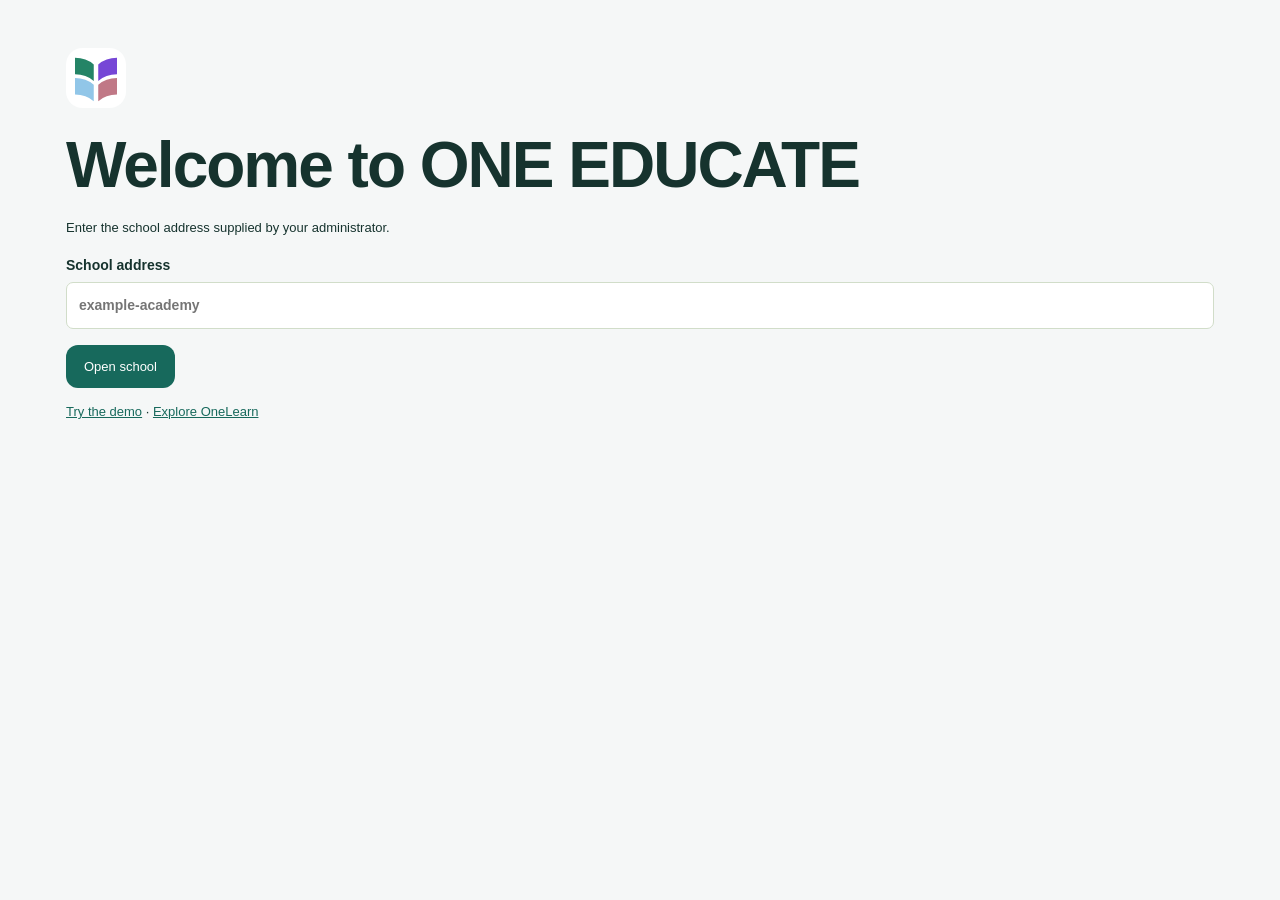
<file: index.html>
<!doctype html><html lang="en-GB"><head><meta charset="utf-8"><meta name="viewport" content="width=device-width,initial-scale=1"><meta name="theme-color" content="#204e36"><title>ONE EDUCATE · School MIS</title><link rel="icon" href="favicon.svg"><link rel="stylesheet" href="styles.css?v=29.0"><link rel="stylesheet" href="hub.css?v=29.0"><link rel="stylesheet" href="platform.css?v=29.0"><link rel="stylesheet" href="manage.css?v=29.0"><link rel="stylesheet" href="integrated.css?v=29.0"><link rel="stylesheet" href="redesign.css?v=29.0"><link rel="stylesheet" href="educate.css?v=29.0"><link rel="stylesheet" href="october.css?v=29.0"><link rel="stylesheet" href="compact-ui.css?v=29.0"></head><body data-entry="app.mjs"><a class="skip" href="#main">Skip to content</a><div id="app"><div class="boot">Loading OneEducation…</div></div><div id="toast" role="status" aria-live="polite"></div><dialog id="modal"></dialog><script src="config.js"></script><script type="module" src="boot.mjs?v=29.0"></script><script type="module" src="alerts.mjs?v=29.0"></script></body></html>
</file>
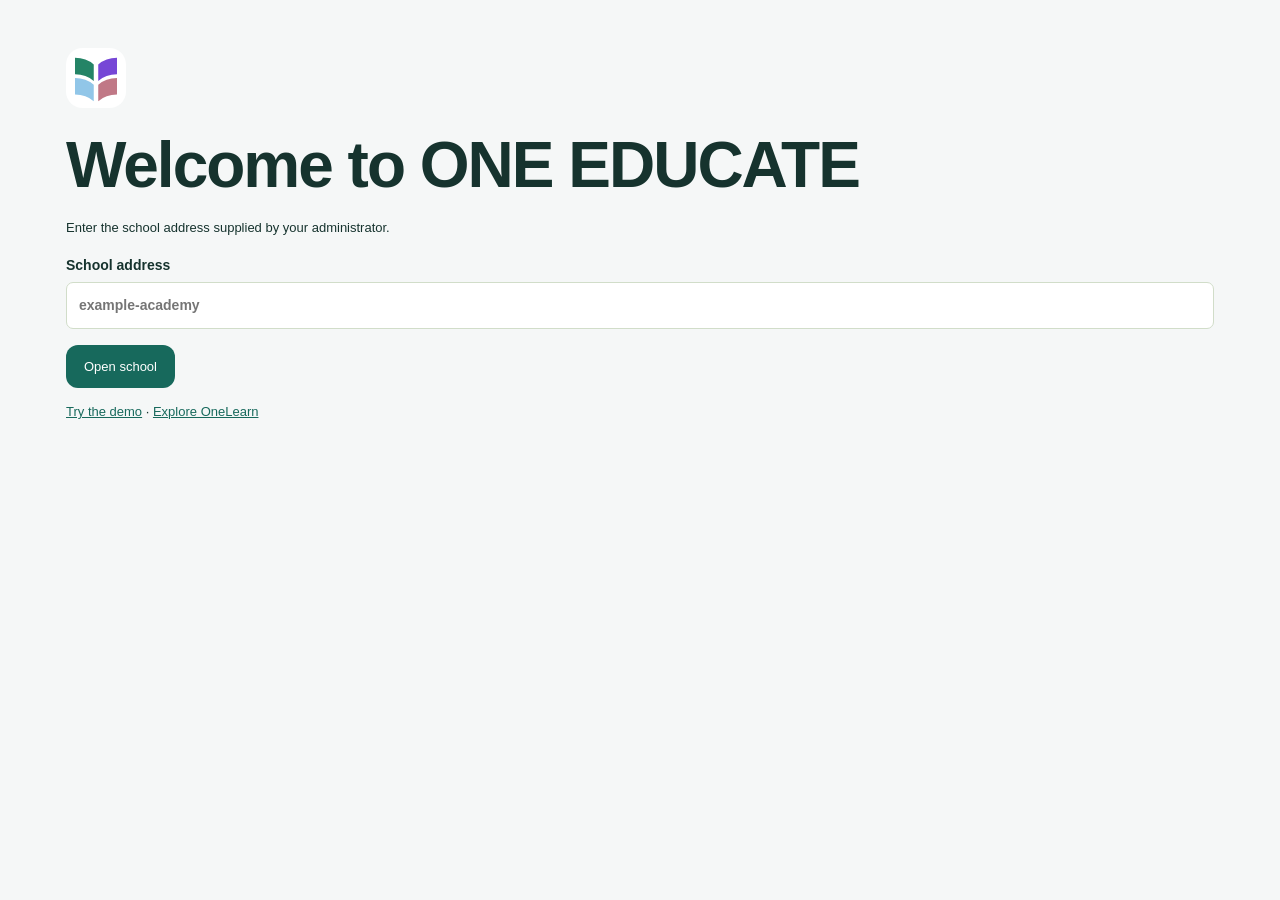
<file: manage.html>
<!doctype html><meta charset="utf-8"><title>OneEducation</title><p>School tools are now in OneEducation.</p><script>const t=location.hash.slice(1)||"policies";location.replace("index.html"+location.search+"#manage-"+t)</script>
</file>
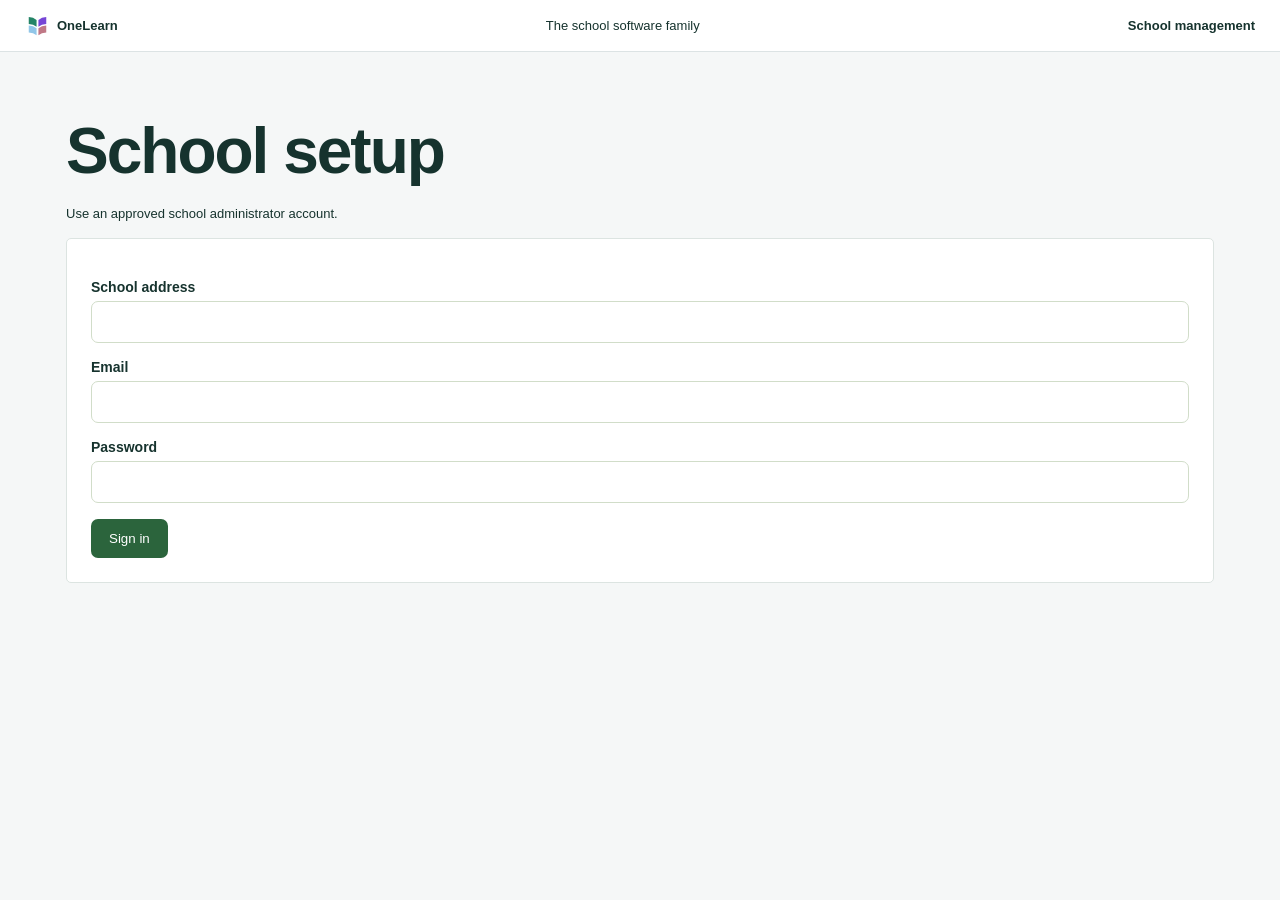
<file: setup.html>
<!doctype html><html lang="en-GB"><head><meta charset="utf-8"><meta name="viewport" content="width=device-width,initial-scale=1"><title>ONE EDUCATE · School setup</title><link rel="icon" href="platform-logo.svg"><link rel="stylesheet" href="platform.css?v=29.0"><link rel="stylesheet" href="redesign.css?v=29.0"><link rel="stylesheet" href="redesign.css?v=29.0"><link rel="stylesheet" href="educate.css?v=29.0"><link rel="stylesheet" href="compact-ui.css?v=29.0"></head><body ><div id="app"></div><script src="config.js"></script><script type="module" src="setup.mjs?v=29.0"></script></body></html>
</file>
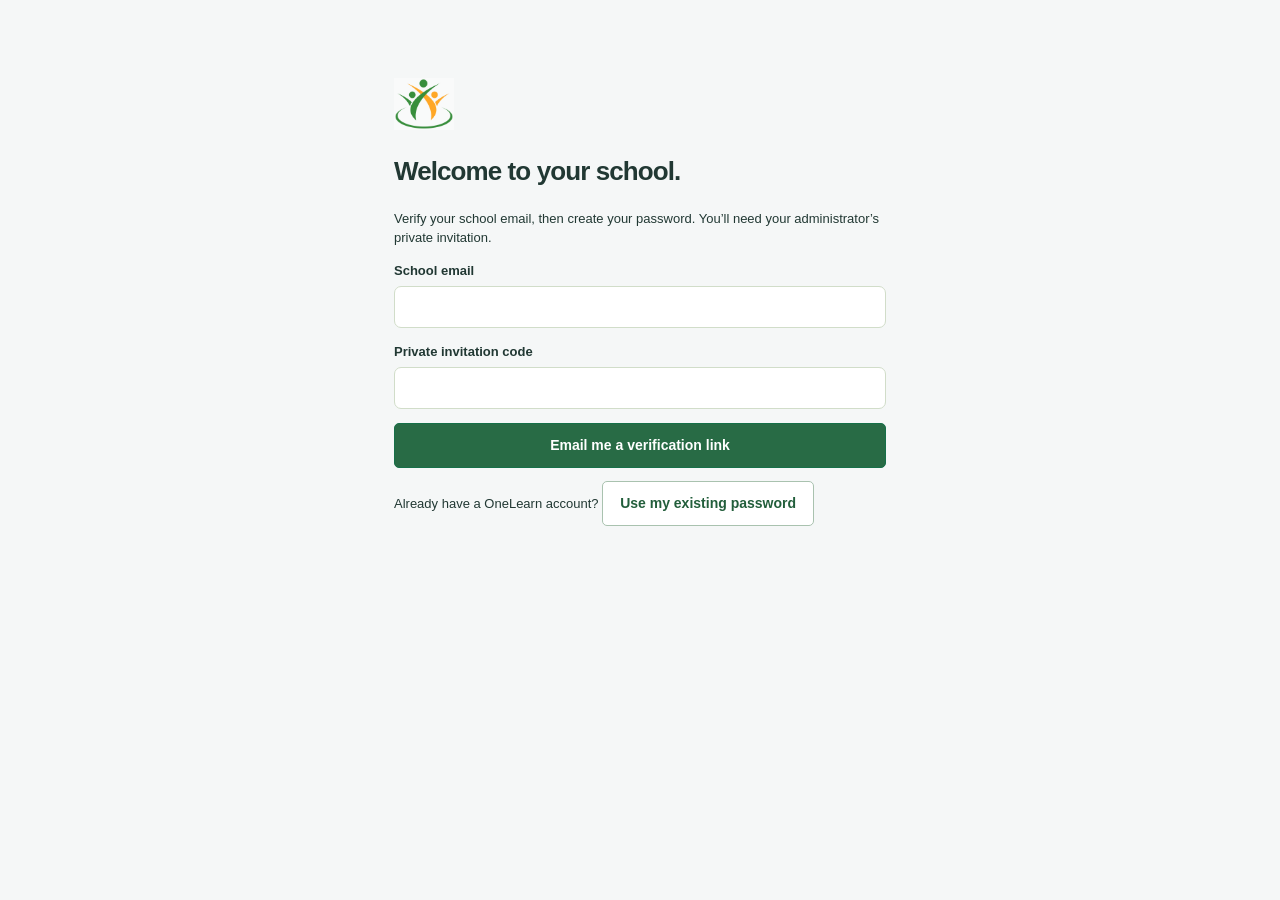
<file: staff-welcome.html>
<!doctype html><html lang="en-GB"><head><meta charset="utf-8"><meta name="viewport" content="width=device-width,initial-scale=1"><title>Set up your OneEducate staff account</title><link rel="icon" href="favicon.svg"><link rel="stylesheet" href="styles.css?v=29.0"><link rel="stylesheet" href="educate.css?v=29.0"><link rel="stylesheet" href="october.css?v=29.0"><link rel="stylesheet" href="compact-ui.css?v=29.0"></head><body><main style="max-width:540px;margin:6vh auto;padding:24px"><a href="index.html"><img src="oneeducate-mark.svg" width="60" alt="OneEducate"></a><h1>Welcome to your school.</h1><p>Verify your school email, then create your password. You’ll need your administrator’s private invitation.</p><div id="welcome"></div><p id="welcome-status" role="status" class="life-error"></p></main><script src="config.js"></script><script type="module" src="staff-welcome.mjs?v=29.0"></script></body></html>
</file>
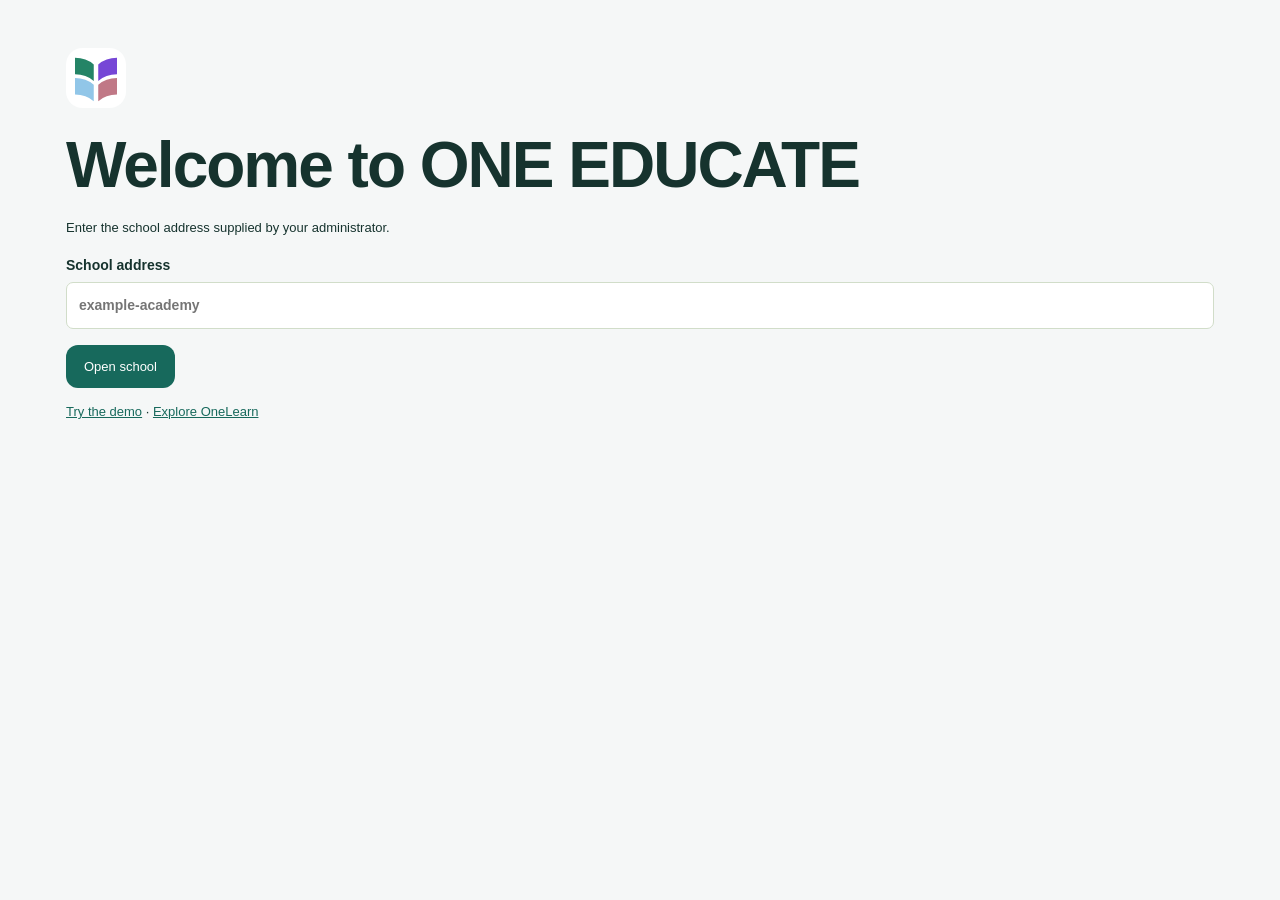
<file: student.html>
<!doctype html><html lang="en-GB"><head><meta charset="utf-8"><meta name="viewport" content="width=device-width,initial-scale=1"><meta name="theme-color" content="#204e36"><title>ONE EDUCATE · Student & family portal</title><link rel="icon" href="favicon.svg"><link rel="stylesheet" href="styles.css?v=29.0"><link rel="stylesheet" href="hub.css?v=29.0"><link rel="stylesheet" href="platform.css?v=29.0"><link rel="stylesheet" href="integrated.css?v=29.0"><link rel="stylesheet" href="redesign.css?v=29.0"><link rel="stylesheet" href="educate.css?v=29.0"><link rel="stylesheet" href="october.css?v=29.0"><link rel="stylesheet" href="compact-ui.css?v=29.0"></head><body data-entry="student-hub.mjs"><div id="app"></div><div id="toast" role="status" aria-live="polite"></div><script src="config.js"></script><script type="module" src="boot.mjs?v=29.0"></script></body></html>
</file>
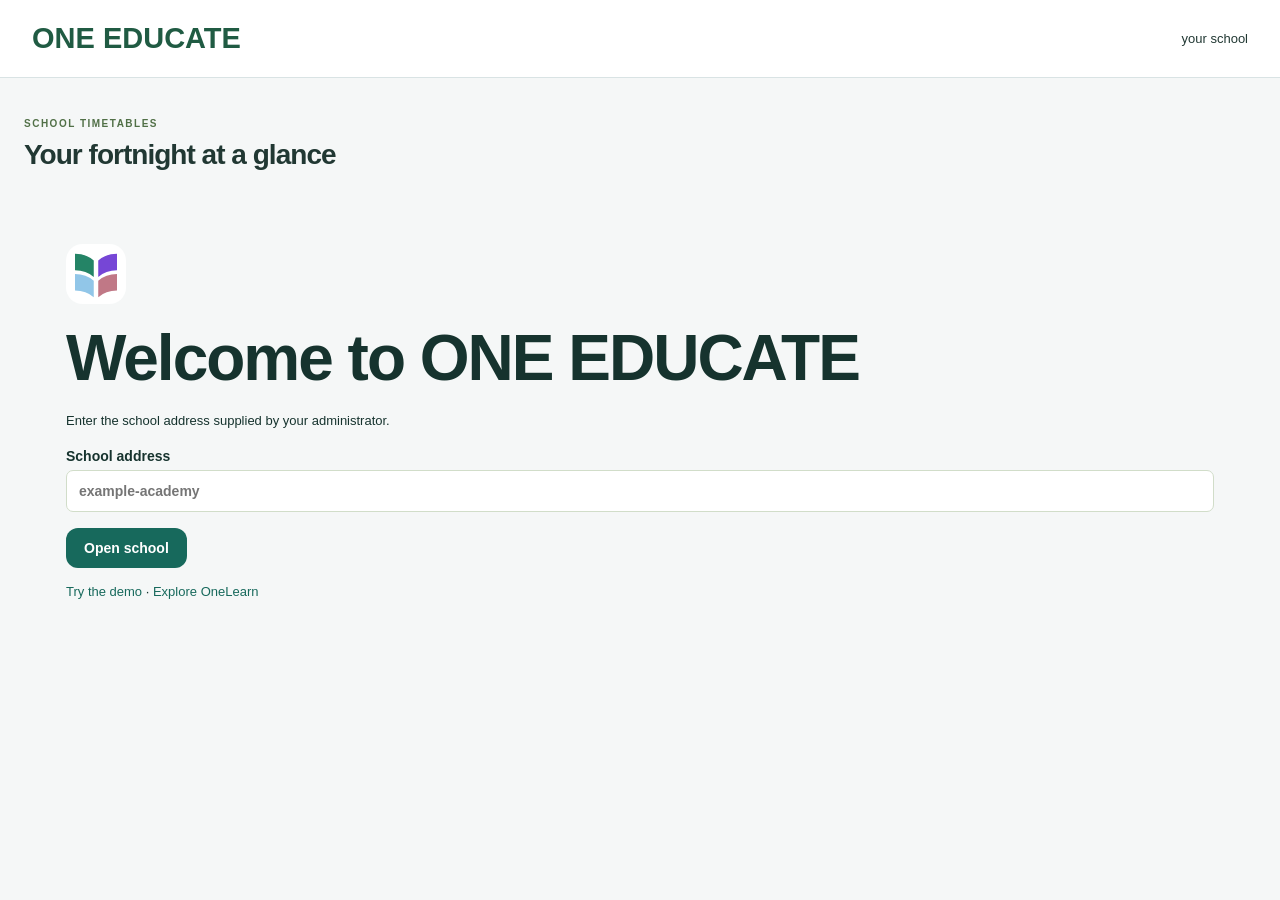
<file: timetable-ab.html>
<!doctype html><html lang="en"><head><meta charset="utf-8"><meta name="viewport" content="width=device-width,initial-scale=1"><title>Timetables · OneEducation</title><link rel="icon" href="favicon.svg"><link rel="stylesheet" href="timetable-ab.css?v=29.0"><link rel="stylesheet" href="platform.css?v=29.0"><link rel="stylesheet" href="redesign.css?v=29.0"><link rel="stylesheet" href="educate.css?v=29.0"><link rel="stylesheet" href="october.css?v=29.0"><link rel="stylesheet" href="compact-ui.css?v=29.0"></head><body data-entry="timetable-ab.mjs"><header><a href="index.html"><strong>ONE EDUCATE</strong></a><span>your school</span></header><main><p class="eyebrow">SCHOOL TIMETABLES</p><h1>Your fortnight at a glance</h1><div id="app"></div><p id="status" role="status"></p></main><script src="config.js"></script><script type="module" src="boot.mjs?v=29.0"></script></body></html>
</file>
<file: styles.css>
:root{--green:#19765f;--green2:#0f5f4b;--mint:#e8f4ef;--ink:#25333b;--muted:#68777f;--line:#dfe5e7;--bg:#f3f5f5;--nav:#23323a;--blue:#397a99;--amber:#d39422;--red:#ba4d52;--shadow:0 8px 28px rgba(31,51,58,.09);font-family:Inter,"Segoe UI",Arial,sans-serif;color:var(--ink);background:var(--bg);font-size:16px;line-height:1.5}*{box-sizing:border-box}body{margin:0;background:var(--bg);color:var(--ink)}button,input,select,textarea{font:inherit}button{cursor:pointer}button:disabled{cursor:not-allowed;opacity:.58}a{color:inherit}.skip{position:fixed;top:-100px;left:10px;background:#fff;padding:12px;z-index:999}.skip:focus{top:10px}:focus-visible{outline:3px solid #f3b93f;outline-offset:2px}.boot{display:grid;place-items:center;min-height:100vh;color:var(--muted)}
.shell{min-height:100vh}.rail{position:fixed;inset:0 auto 0 0;width:238px;background:var(--nav);color:#dce5e8;display:flex;flex-direction:column;z-index:30;transition:.2s}.logo{height:76px;display:flex;align-items:center;padding:0 23px;text-decoration:none;border-bottom:1px solid #ffffff13;position:relative}.logo>span,.big-logo>span{width:31px;height:31px;border:7px solid #fff;border-radius:50%;margin-right:9px;position:relative}.logo>span:after,.big-logo>span:after{content:"";position:absolute;width:9px;height:9px;background:#74c4a3;border-radius:50%;right:-9px;top:-8px}.logo strong,.big-logo strong{font-size:25px;letter-spacing:-.07em;color:#fff}.logo small,.big-logo small{font-size:12px;color:#90a8b0;margin:7px 0 0 5px}.rail nav{padding:14px 10px;overflow-y:auto;flex:1}.rail nav a{display:flex;align-items:center;gap:13px;padding:11px 14px;margin:3px 0;border-radius:6px;color:#cbd6d9;text-decoration:none;font-size:14px}.rail nav a:hover{background:#ffffff10}.rail nav a.active{background:var(--green);color:#fff}.rail nav b{font-size:17px;width:19px;text-align:center;font-weight:500}.rail>button{height:48px;border:0;border-top:1px solid #ffffff14;background:transparent;color:#9fb0b5;font-size:25px}.workspace{margin-left:238px;min-height:100vh;padding-bottom:68px;transition:.2s}.topbar{height:76px;background:#fff;border-bottom:1px solid var(--line);display:flex;align-items:center;padding:0 27px;gap:25px;position:sticky;top:0;z-index:25}.school-switch strong{display:block;font-size:15px}.school-switch span{display:block;font-size:12px;color:var(--muted)}.global-search{margin:auto;width:min(450px,40vw);height:42px;background:#f3f5f5;border:1px solid #e4e9ea;border-radius:5px;display:flex;align-items:center;padding:0 13px;position:relative}.global-search>span{font-size:20px;color:#78878d}.global-search input{width:100%;border:0;background:transparent;outline:0;padding:10px;font-size:14px}.global-search #searchResults{display:none;position:absolute;top:47px;left:0;right:0;background:#fff;border:1px solid var(--line);box-shadow:var(--shadow);border-radius:7px;padding:7px;max-height:430px;overflow:auto}.global-search #searchResults.open{display:block}.global-search #searchResults button{display:flex;width:100%;align-items:center;gap:10px;border:0;background:#fff;padding:9px;border-radius:5px;text-align:left}.global-search #searchResults button:hover{background:var(--mint)}.global-search #searchResults strong,.global-search #searchResults small{display:block}.global-search #searchResults small{color:var(--muted)}.top-actions{display:flex;align-items:center;gap:14px}.top-actions>button{background:#fff;border:0;font-size:21px;position:relative}.top-actions i{position:absolute;top:-7px;right:-7px;background:var(--red);color:#fff;border-radius:999px;font-style:normal;font-size:10px;min-width:17px;padding:2px}.user{display:flex;align-items:center;gap:9px}.user>span,.avatar{width:36px;height:36px;display:grid;place-items:center;border-radius:50%;background:#d6ebe3;color:var(--green2);font-weight:700;font-size:13px;flex:none}.user strong,.user small{display:block;max-width:190px;overflow:hidden;text-overflow:ellipsis}.user strong{font-size:13px}.user small{color:var(--muted);font-size:11px;text-transform:capitalize}.mobile-menu{display:none;background:#fff;border:0;font-size:22px}main#main{padding:28px;max-width:1600px;margin:auto}.page-head{display:flex;align-items:flex-end;justify-content:space-between;gap:20px;margin:0 0 25px}.page-head p,.eyebrow,.card-head p{font-size:11px;letter-spacing:.12em;color:var(--green);font-weight:800;margin:0 0 5px}.page-head h1{font-size:30px;letter-spacing:-.035em;margin:0;line-height:1.2}.page-head>div>span{display:block;color:var(--muted);font-size:14px;margin-top:6px}.page-actions{display:flex;gap:9px;align-items:center}.page-actions input{padding:9px;border:1px solid var(--line);border-radius:5px;background:#fff}.btn{border:1px solid #cbd6d8;background:#fff;border-radius:5px;padding:9px 15px;font-weight:650;font-size:14px;color:#314148}.btn.primary{border-color:var(--green);background:var(--green);color:#fff}.btn.primary:hover{background:var(--green2)}.btn.soft{background:#fff}.btn.soft:hover{background:#edf3f1}.savebar{height:58px;position:fixed;bottom:0;right:0;left:238px;background:#fff;border-top:1px solid var(--line);display:flex;align-items:center;justify-content:flex-end;gap:15px;padding:0 27px;z-index:24}.savebar span{font-size:12px;color:var(--muted)}
.nav-small .rail{width:68px}.nav-small .rail .logo strong,.nav-small .rail .logo small,.nav-small .rail nav span{display:none}.nav-small .rail .logo{padding:0 18px}.nav-small .rail .logo>span{width:30px;height:30px;margin:0}.nav-small .workspace{margin-left:68px}.nav-small .savebar{left:68px}.nav-small .rail nav a{justify-content:center;padding:12px}.nav-small .rail>button{transform:rotate(180deg)}
.metrics{display:grid;grid-template-columns:repeat(4,1fr);gap:15px;margin-bottom:18px}.stat{background:#fff;border:1px solid var(--line);border-radius:7px;padding:18px 20px;border-top:3px solid #8aa0a7;min-height:112px}.stat.green{border-top-color:var(--green)}.stat.amber{border-top-color:var(--amber)}.stat>span,.stat>small{display:block;color:var(--muted);font-size:12px}.stat strong{display:block;font-size:27px;letter-spacing:-.04em;margin:8px 0 2px}.dashboard-grid{display:grid;grid-template-columns:minmax(0,1.65fr) minmax(300px,.75fr);gap:18px}.stack{display:flex;flex-direction:column;gap:18px}.card{background:#fff;border:1px solid var(--line);border-radius:7px;padding:22px;box-shadow:0 1px 1px #21313705}.card-head{display:flex;justify-content:space-between;align-items:flex-start;margin-bottom:17px}.card h2,.card-head h2{font-size:20px;margin:0;letter-spacing:-.025em}.tag,.status-chip{display:inline-flex;align-items:center;border-radius:99px;background:#eaf0f1;color:#506168;font-size:11px;font-weight:700;padding:5px 9px;text-transform:uppercase}.tag.green,.status-chip{background:#e2f2eb;color:var(--green2)}.agenda{display:grid;grid-template-columns:65px 1fr auto;align-items:center;gap:16px;padding:12px 8px;border-top:1px solid #edf0f1}.agenda.current{border-left:4px solid var(--green);background:#f3faf7}.agenda time{color:var(--muted);font-size:13px}.agenda strong,.agenda small{display:block}.agenda small{color:var(--muted);font-size:12px}.agenda>b{font-size:10px;text-transform:uppercase;color:var(--green)}.quick>button{border:0;border-top:1px solid #ebeeee;background:#fff;display:flex;align-items:center;width:100%;padding:13px 5px;text-align:left;gap:12px}.quick>button:hover{background:#f6faf8}.quick>button>b,.group-icon,.mini-icon{width:35px;height:35px;display:grid;place-items:center;background:var(--mint);border-radius:4px;color:var(--green2);flex:none}.quick>button strong,.quick>button small{display:block}.quick>button small{font-size:12px;color:var(--muted)}.notices>div:not(.card-head){display:grid;grid-template-columns:auto 1fr auto;gap:9px;padding:12px 0;border-top:1px solid #ebeeee}.notice-dot{width:8px;height:8px;border-radius:50%;background:var(--green);margin-top:7px}.notices p,.notices time{margin:0}.notices strong,.notices small{display:block}.notices small,.notices time{font-size:11px;color:var(--muted)}.closure-banner{background:#fff5dd;border:1px solid #edcf8c;border-left:5px solid var(--amber);padding:14px 17px;border-radius:6px;display:flex;align-items:center;gap:14px;margin-bottom:18px}.closure-banner b{color:#7c5308}.closure-banner span{flex:1}.closure-banner button{border:0;background:transparent;color:#755007;text-decoration:underline}
.table-card{padding:0;overflow:hidden}.filters{display:flex;gap:10px;padding:17px;border-bottom:1px solid var(--line)}input,select,textarea{border:1px solid #cbd5d7;border-radius:5px;padding:10px 11px;background:#fff;color:var(--ink);min-width:0}input:focus,select:focus,textarea:focus{border-color:var(--green);box-shadow:0 0 0 3px #19765f20;outline:0}.filters input{flex:1}.table-scroll{overflow:auto}table{border-collapse:collapse;width:100%;min-width:720px}th{font-size:11px;letter-spacing:.07em;text-transform:uppercase;text-align:left;color:#64747b;background:#f6f8f8;padding:11px 16px;border-bottom:1px solid var(--line)}td{padding:12px 16px;border-bottom:1px solid #edf0f1;font-size:14px}td small,td strong{display:block}td small{font-size:11px;color:var(--muted)}tbody tr:hover{background:#fafcfc}.person-link{border:0;background:transparent;display:flex;align-items:center;gap:10px;text-align:left;padding:0}.person-link strong,.person-link small{display:block}.person-link small{color:var(--muted);font-size:11px}.more{width:30px;height:30px;border-radius:50%;border:1px solid var(--line);background:#fff}.house{font-size:12px}.house.brunel{color:#336aa8}.house.nightingale{color:#13846b}.house.secole{color:#885492}.house.turning{color:#986713}code{font-family:"Cascadia Mono",Consolas,monospace;background:#eff3f3;border-radius:4px;padding:3px 5px;font-size:12px}.secret{display:block;word-break:break-all}.profile-grid{display:grid;grid-template-columns:265px 1fr;gap:18px}.profile-side{text-align:center}.profile-side>.avatar{width:86px;height:86px;margin:5px auto 15px;font-size:25px}.profile-side h2{font-size:21px}.profile-side dl{text-align:left;margin:25px 0}.profile-side dt{font-size:11px;color:var(--muted);text-transform:uppercase;margin-top:13px}.profile-side dd{margin:3px 0;font-weight:600}.profile-side .btn{width:100%}.text-danger{border:0;background:transparent;color:var(--red);margin-top:18px}.lesson{display:grid;grid-template-columns:60px 1fr auto;align-items:center;gap:15px;border-top:1px solid #edf0f1;padding:13px 5px}.lesson time{color:var(--muted);font-size:13px}.lesson strong,.lesson small{display:block}.lesson small{font-size:12px;color:var(--muted)}.lesson.removed{border-left:4px solid var(--red);background:#fff4f4;padding-left:12px}.lesson.exam{border-left:4px solid var(--green);background:#f1faf6;padding-left:12px}.activity{display:flex;align-items:center;gap:12px;border-top:1px solid #edf0f1;padding:12px 3px}.activity>span{width:38px;height:38px;border-radius:50%;display:grid;place-items:center;background:#f7e7e7;color:#9e3339;font-weight:800}.activity>span.reward{background:#ddf1e8;color:var(--green2)}.activity strong,.activity small{display:block}.activity small{font-size:12px;color:var(--muted)}
.choice-grid,.two-col{display:grid;grid-template-columns:1fr 1fr;gap:18px}.group-row{display:flex;align-items:center;width:100%;gap:12px;border:0;border-top:1px solid #edf0f1;background:#fff;padding:12px 5px;text-align:left}.group-row:hover{background:#f7faf9}.group-row span:nth-child(2){flex:1}.group-row strong,.group-row small{display:block}.group-row small{font-size:12px;color:var(--muted)}.register-toolbar{display:flex;align-items:center;justify-content:space-between;margin-bottom:15px}.register-list article{display:grid;grid-template-columns:40px 1fr auto;gap:12px;align-items:center;border-top:1px solid #edf0f1;padding:12px}.register-list article>span strong,.register-list article>span small{display:block}.register-list article>span small{color:var(--muted);font-size:12px}.register-list textarea{grid-column:2/-1;width:100%}.mark-buttons{display:flex;gap:5px}.mark-buttons button{width:33px;height:33px;border-radius:4px;border:1px solid #cbd5d7;background:#fff;font-size:12px;font-weight:800}.mark-buttons button:hover,.mark-buttons button.selected{background:var(--green);color:#fff;border-color:var(--green)}.mark-buttons button[data-mark=absent].selected,.mark-buttons button[data-mark=ill].selected{background:var(--red);border-color:var(--red)}.mark-buttons .note.has-note{background:#fff4d9}.incident{display:flex;gap:15px;align-items:flex-start;border-top:1px solid #edf0f1;padding:14px 0}.incident>div{flex:1}.incident>div>span{font-size:11px;color:var(--red);font-weight:800;text-transform:uppercase}.incident strong{display:block}.incident p{margin:4px 0;color:var(--muted);font-size:13px}.tile-grid{display:grid;grid-template-columns:repeat(3,minmax(0,1fr));gap:17px}.community{background:#fff;border:1px solid var(--line);border-radius:7px;overflow:hidden}.community-art{min-height:110px;background:linear-gradient(135deg,#255d68,#123d4f);padding:22px;color:#fff;display:flex;justify-content:space-between;align-items:flex-start}.community-art span{font-size:28px;font-weight:800}.community-art small{letter-spacing:.12em}.community>div:last-child{padding:19px}.community h2{margin:0;font-size:20px}.community p{color:var(--muted);font-size:13px}.community-summary{display:flex;flex-wrap:wrap;gap:9px;margin-bottom:20px}.community-summary span,.chips span{background:#edf3f1;border-radius:99px;padding:6px 10px;font-size:12px}.community-feed{margin-top:24px}.community-feed article,.feed-item{border-top:1px solid #e5e9ea;padding:15px 0}.community-feed h3,.feed-item strong{display:block;margin:3px 0}.community-feed small,.feed-item small{color:var(--muted);font-size:11px}.community-feed p,.feed-item p{white-space:pre-wrap;margin:5px 0;color:#526269}.chips{display:flex;gap:7px;flex-wrap:wrap}.week-mini{display:grid;grid-template-columns:repeat(5,1fr);gap:8px;margin:20px 0}.week-mini>div{background:#f4f7f7;border-radius:5px;padding:9px;min-height:85px}.week-mini strong,.week-mini span{display:block}.week-mini strong{font-size:12px;color:var(--green)}.week-mini span{font-size:11px;margin-top:7px}.info-panel{background:#edf6f2!important;border-color:#cfe6dc!important}.info-panel ul{padding-left:20px;color:#526269}.info-panel li{margin:9px 0}
.cycle{display:flex;justify-content:space-between;align-items:center;border-top:1px solid #edf0f1;padding:15px 3px}.cycle h3,.cycle p{margin:5px 0}.cycle p{color:var(--muted);font-size:13px}.cycle>div:last-child{text-align:right}.cycle>div:last-child strong,.cycle>div:last-child small{display:block}.cycle button{border:0;background:var(--green);color:#fff;border-radius:4px;padding:6px 10px;margin-top:5px}.exam-row{display:grid;grid-template-columns:115px 1fr auto;gap:14px;align-items:center;border-top:1px solid #edf0f1;padding:13px 2px}.exam-row time,.exam-row time small,.exam-row strong,.exam-row>div small{display:block}.exam-row time{font-size:13px;font-weight:700}.exam-row time small,.exam-row>div small{color:var(--muted);font-size:11px}.campus-map{display:grid;grid-template-columns:1fr 330px;gap:18px}.campus-map>section{background:linear-gradient(145deg,#dcece5,#eaf2f4);border:1px solid #d5e1df;border-radius:7px;padding:25px;min-height:630px}.map-title{display:flex;justify-content:space-between}.map-title span{font-size:12px;color:var(--muted)}.buildings{display:grid;grid-template-columns:repeat(6,1fr);grid-template-rows:repeat(5,90px);gap:14px;margin-top:30px}.building{background:#fff;border:2px solid #aec5bf;border-radius:7px;padding:15px;box-shadow:0 7px 18px #264f4930}.building h2{font-size:15px;margin:0}.building p{font-size:11px;color:var(--muted);margin:4px 0}.building div{display:flex;gap:3px;flex-wrap:wrap}.building div span{font-size:9px;padding:2px 4px;background:#edf3f1}.building.b1{grid-area:1/1/4/3}.building.b2{grid-area:1/3/3/5}.building.b3{grid-area:3/3/6/5}.building.b4{grid-area:1/5/4/7}.building.b5{grid-area:4/1/6/3}.building.b6{grid-area:4/5/6/7}.room-list{max-height:630px;overflow:auto}.room-list>div{display:flex;gap:10px;align-items:center;border-top:1px solid #edf0f1;padding:10px 0}.room-list p{margin:0}.room-list strong,.room-list small{display:block}.room-list small{font-size:11px;color:var(--muted)}.room-code{width:45px;height:34px;display:grid;place-items:center;background:var(--mint);color:var(--green2);font-size:11px;font-weight:800}.status-hero{display:flex;align-items:center;gap:22px;background:#e5f3ec;border:1px solid #c2dfd2;border-radius:7px;padding:27px;margin-bottom:18px}.status-hero.closing{background:#fff5da;border-color:#eed795}.status-hero.closed{background:#fbeaea;border-color:#e8bdbd}.status-hero>span{width:55px;height:55px;display:grid;place-items:center;border-radius:50%;background:var(--green);color:#fff;font-size:26px}.status-hero.closing>span{background:var(--amber)}.status-hero.closed>span{background:var(--red)}.status-hero p{font-size:11px;letter-spacing:.12em;margin:0}.status-hero h2{margin:2px 0;font-size:25px}.status-hero strong{font-size:13px;color:var(--muted)}.closure-row{display:flex;gap:12px;border-top:1px solid #edf0f1;padding:13px}.closure-row>span{width:30px;height:30px;display:grid;place-items:center;background:#fff1cd;color:#80550a;border-radius:50%}.closure-row strong,.closure-row small{display:block}.closure-row small{font-size:11px;color:var(--muted)}.health{display:grid;grid-template-columns:1fr auto;gap:0}.health dt,.health dd{padding:11px 0;border-top:1px solid #edf0f1;margin:0}.health dd{font-weight:700}.audit-card{margin-top:18px}.audit-card #auditList>div{display:grid;grid-template-columns:220px 1fr;border-top:1px solid #edf0f1;padding:10px;font-size:13px}.audit-card time{color:var(--muted)}
dialog{border:0;border-radius:9px;padding:0;width:min(650px,calc(100% - 30px));box-shadow:0 30px 80px #142b3270;color:var(--ink);max-height:90vh}dialog.wide{width:min(960px,calc(100% - 30px))}dialog::backdrop{background:#1d2d3380;backdrop-filter:blur(2px)}.modal-head{height:65px;display:flex;align-items:center;justify-content:space-between;padding:0 22px;border-bottom:1px solid var(--line);position:sticky;top:0;background:#fff;z-index:3}.modal-head h2{font-size:20px}.modal-head button{border:0;background:#f0f3f3;border-radius:50%;font-size:23px;width:35px;height:35px}.modal-body{padding:23px}.modal-body label{display:flex;flex-direction:column;gap:6px;font-size:12px;font-weight:700;margin-bottom:14px}.modal-body input,.modal-body select,.modal-body textarea{width:100%;font-weight:400;font-size:14px}.step-grid{display:grid;grid-template-columns:repeat(3,1fr);gap:12px}.dialog-actions{display:flex;gap:10px;justify-content:flex-end;margin-top:18px}.hint{font-size:12px;color:var(--muted);background:#f3f6f6;padding:12px;border-radius:5px}.error-list,.warning{background:#fff0f0;border-left:4px solid var(--red);padding:13px;color:#743438;font-size:13px}.error-list p{margin:4px}.review{background:#edf6f2;border:1px solid #cee5dc;padding:16px;border-radius:6px;margin-top:15px}.credential-list{max-height:430px;overflow:auto}.credential-list>div,.access-list>div{display:grid;grid-template-columns:40px 1fr auto;gap:10px;align-items:center;border-top:1px solid #edf0f1;padding:10px}.credential-list strong,.credential-list small,.access-list strong,.access-list small{display:block}.credential-list small,.access-list small{font-size:11px;color:var(--muted)}.credential-list code{font-size:10px}.access-list p{margin:0}.access-list button{border:0;background:transparent;color:var(--red)}.empty{text-align:center;padding:28px;color:var(--muted)}.empty>span{font-size:30px}.empty strong{display:block;color:#526269}.empty p{font-size:12px}.form-status{min-height:20px;font-size:12px}.form-status.bad{color:#a2363b}.loading{text-align:center;padding:35px}.check{flex-direction:row!important;align-items:center;margin-top:28px}.check input{width:auto!important}
#toast{position:fixed;bottom:76px;right:25px;z-index:200;background:#25343a;color:#fff;padding:12px 16px;border-radius:6px;box-shadow:var(--shadow);opacity:0;transform:translateY(15px);pointer-events:none;transition:.2s;max-width:400px;font-size:13px}#toast.show{opacity:1;transform:none}#toast.bad{background:#9f373d}
.login-page{min-height:100vh;display:grid;grid-template-columns:1.15fr .85fr;background:#fff}.login-brand{background:linear-gradient(145deg,#263a41,#14272f);color:#fff;padding:70px 8vw;display:flex;flex-direction:column;justify-content:center;position:relative;overflow:hidden}.login-brand:after{content:"";position:absolute;width:500px;height:500px;border:100px solid #ffffff08;border-radius:50%;right:-250px;bottom:-240px}.big-logo{display:flex;align-items:center;margin-bottom:65px}.big-logo>span{width:47px;height:47px;border-width:10px}.big-logo strong{font-size:38px}.big-logo small{font-size:15px}.login-brand h1{font-size:clamp(38px,4.5vw,65px);line-height:1.08;letter-spacing:-.06em;margin:0 0 25px}.login-brand>p{font-size:17px;color:#c6d3d7;max-width:520px}.trust{display:flex;gap:30px;margin-top:60px;font-size:12px;color:#91aaa8}.trust span:before{content:"✓";color:#72c7a3;margin-right:8px}.login-panel{display:flex;flex-direction:column;align-items:center;justify-content:center;padding:45px}.login-card{width:min(410px,100%)}.login-card h2{font-size:29px;letter-spacing:-.04em;margin:7px 0}.login-card>p:not(.eyebrow){color:var(--muted);font-size:14px;margin-bottom:26px}.login-card label{display:flex;flex-direction:column;gap:7px;font-size:12px;font-weight:700;margin:15px 0}.login-card input{padding:13px}.login-card>.btn{width:100%;padding:12px;margin-top:5px}.login-sep{display:flex;align-items:center;gap:10px;color:#8a979b;font-size:11px;margin:20px 0}.login-sep:before,.login-sep:after{content:"";height:1px;background:var(--line);flex:1}.student-entry{display:block;text-align:center;color:var(--green2);font-size:13px;margin-top:18px}.made{color:#96a2a6;margin-top:30px}
.portal-login{min-height:100vh;display:grid;grid-template-columns:1.1fr .9fr;background:#fff}.portal-login>section{background:linear-gradient(145deg,#1d7b63,#0c5545);color:#fff;padding:10vw;display:flex;flex-direction:column;justify-content:center}.portal-login .big-logo{margin-bottom:60px}.portal-login h1{font-size:clamp(40px,5vw,70px);line-height:1;letter-spacing:-.065em;margin:10px 0 25px}.portal-login>section>p:last-child{color:#d7ede5;max-width:500px}.portal-login>form{margin:auto;width:min(390px,calc(100% - 50px))}.portal-login form h2{font-size:27px}.portal-login form label{display:flex;flex-direction:column;gap:7px;font-size:12px;font-weight:700}.portal-login form input{padding:14px;margin-bottom:13px}.portal-login form .btn{width:100%;padding:13px}.portal-login form>a{display:block;text-align:center;color:var(--green2);font-size:13px;margin-top:20px}.portal-shell{min-height:100vh}.portal-shell>header{height:80px;background:var(--nav);color:#fff;padding:0 4vw;display:flex;align-items:center;justify-content:space-between}.portal-shell>header .logo{height:auto;padding:0;border:0}.portal-shell>header>div{display:flex;align-items:center;gap:16px}.portal-shell>header>div strong,.portal-shell>header>div small{display:block}.portal-shell>header>div small{color:#aebfc4;font-size:11px}.portal-shell>header button{background:transparent;color:#d5e0e3;border:0}.portal-shell>nav{height:54px;background:#fff;border-bottom:1px solid var(--line);display:flex;justify-content:center;gap:15px;position:sticky;top:0;z-index:5}.portal-shell>nav button{border:0;border-bottom:3px solid transparent;background:#fff;padding:0 16px}.portal-shell>nav button.active{color:var(--green);border-bottom-color:var(--green);font-weight:700}.portal-shell>main{max-width:1200px;margin:auto;padding:35px 28px}.portal-welcome{background:linear-gradient(135deg,#1d7b63,#3e9880);border-radius:8px;color:#fff;padding:35px;margin-bottom:20px}.portal-welcome p{font-size:12px;letter-spacing:.08em}.portal-welcome h1{font-size:38px;margin:5px 0}.portal-grid{display:grid;grid-template-columns:1.2fr .8fr;gap:18px}.portal-grid .wide{grid-column:1/-1}.portal-classes>div{display:flex;align-items:center;gap:10px;border-top:1px solid #edf0f1;padding:10px 0}.portal-classes>div>span{width:36px;height:36px;display:grid;place-items:center;background:var(--mint);color:var(--green2);font-weight:700}.portal-classes p{margin:0}.portal-classes strong,.portal-classes small{display:block}.portal-classes small{font-size:11px;color:var(--muted)}.student-week{display:grid;grid-template-columns:repeat(5,1fr);gap:13px}.student-week section{min-width:0}.student-week h2{font-size:16px}.student-week .lesson{grid-template-columns:1fr;gap:4px;background:#f4f7f7;border:0;border-left:3px solid var(--green);margin:7px 0;padding:10px}.student-week .lesson>span{justify-self:start}.portal-shell>footer{text-align:center;color:var(--muted);font-size:11px;padding:30px}
@media(max-width:1100px){.metrics{grid-template-columns:1fr 1fr}.tile-grid{grid-template-columns:1fr 1fr}.campus-map{grid-template-columns:1fr}.room-list{max-height:none}.student-week{grid-template-columns:1fr 1fr}.buildings{min-height:500px}.top-actions .user>div{display:none}}
@media(max-width:820px){.rail{transform:translateX(-100%)}.nav-open .rail{transform:none;box-shadow:0 0 0 100vw #1b2a3099}.workspace{margin-left:0}.savebar{left:0}.mobile-menu{display:block}.school-switch{display:none}.global-search{width:auto;flex:1}.topbar{padding:0 16px;gap:9px}.page-head{align-items:flex-start;flex-direction:column}.dashboard-grid,.profile-grid,.choice-grid,.two-col,.portal-grid{grid-template-columns:1fr}.page-actions{width:100%;flex-wrap:wrap}.page-actions .btn{flex:1}.login-page,.portal-login{grid-template-columns:1fr}.login-brand,.portal-login>section{display:none}.login-panel{min-height:100vh}.portal-login>form{padding:50px 0}.step-grid{grid-template-columns:1fr 1fr}.savebar span{display:none}.school-switch+label{margin-left:auto}.audit-card #auditList>div{grid-template-columns:1fr}.building{padding:8px}}
@media(max-width:560px){main#main{padding:19px 13px}.top-actions .user{display:none}.top-actions{gap:4px}.global-search input{font-size:12px}.metrics,.tile-grid,.student-week{grid-template-columns:1fr}.filters{flex-direction:column}.card{padding:17px}.page-head h1{font-size:26px}.register-list article{grid-template-columns:35px 1fr}.mark-buttons{grid-column:1/-1;justify-content:flex-end}.register-list textarea{grid-column:1/-1}.step-grid{grid-template-columns:1fr}.credential-list>div{grid-template-columns:35px 1fr}.credential-list code{grid-column:2}.week-mini{grid-template-columns:1fr 1fr}.exam-row{grid-template-columns:92px 1fr}.exam-row>.tag{grid-column:2;justify-self:start}.campus-map>section{padding:13px}.buildings{grid-template-columns:1fr 1fr;grid-template-rows:none;min-height:0}.building[class]{grid-area:auto;min-height:115px}.modal-body{padding:17px}.portal-shell>header{padding:0 15px}.portal-shell>header .logo small{display:none}.portal-shell>header>div small{display:none}.portal-shell>nav{gap:0;overflow:auto;justify-content:flex-start}.portal-shell>nav button{padding:0 13px;font-size:13px}.portal-shell>main{padding:20px 13px}.portal-welcome{padding:25px}.portal-welcome h1{font-size:32px}}
@media(prefers-reduced-motion:reduce){*,*:before,*:after{transition:none!important;scroll-behavior:auto!important}}
/* OneEducation visual refresh. No scripts, data or behaviour changed. */
:root{--green:#26765f;--green2:#195c49;--mint:#eaf4ef;--ink:#293f39;--muted:#74847d;--line:#e2ebe6;--bg:#f7faf8;--shadow:0 8px 28px #263f3410;font-family:'Segoe UI',Inter,Arial,sans-serif}
.rail{background:#fff;color:var(--ink);border-right:1px solid var(--line)}.rail .logo{border-bottom-color:var(--line)}.rail .logo>span{border-color:var(--green)}.rail .logo strong{color:var(--ink)}.rail .logo small{color:var(--green)}.rail nav{padding:24px 12px}.rail nav a{color:#6d8178;border-radius:13px;padding:12px 15px;margin:5px 0}.rail nav a.active{background:#e4f0e9;color:#25634e;font-weight:700}.rail nav a:hover{background:#f0f6f2;color:#285941}.rail>button{color:#6f8d7d;border-top-color:var(--line)}
.topbar{background:#ffffffed;border-bottom-color:var(--line)}.global-search{border-radius:12px;background:#f4f8f5;border-color:var(--line)}.global-search #searchResults{border-radius:16px}.page-head h1{font-size:34px;letter-spacing:-1.1px}.page-head{margin-bottom:28px}.page-head p,.eyebrow,.card-head p{letter-spacing:1.8px;font-size:10px}.card,.stat{border-radius:21px;border-color:var(--line);box-shadow:none}.stat{padding:23px;border-top-width:1px;min-height:126px}.stat strong{font-size:31px}.stat.green{border-top-color:var(--line)}.stat.amber{border-top-color:#eadcbb}.card h2{letter-spacing:-.5px}.btn{border-radius:12px;padding:11px 17px}.btn.primary{background:var(--green)}input:not([type=checkbox]):not([type=radio]),select,textarea{border-radius:11px}.global-search input{border-radius:0}.table-wrap{border-radius:16px}th{background:#f5f8f6}td,th{border-color:var(--line)}.tag{border-radius:9px}.status-hero{border-radius:23px;padding:30px}.tile-grid>a,.tile-grid>button,.tile-grid>article,.tile-grid>.card{border-radius:20px}.status-chip{border-radius:9px}.save-bar{border-top-color:var(--line);background:#ffffffed}dialog{border-radius:23px;box-shadow:0 20px 90px #233b3433}.dialog-head{border-bottom-color:var(--line)}
.login-brand,.portal-login>section{background:#e5f0e9;color:var(--ink)}.login-brand:after{border-color:#d4e7db}.login-brand>p,.portal-login>section>p{color:#6b8173}.login-brand .big-logo>span,.portal-login .big-logo>span{border-color:var(--green)}.login-brand .big-logo strong,.portal-login .big-logo strong{color:var(--ink)}.login-brand .big-logo small,.portal-login .big-logo small{color:var(--green)}.login-brand h1,.portal-login h1{letter-spacing:-2px}.login-card h2{font-size:33px}.login-brand .eyebrow,.portal-login .eyebrow{color:var(--green)}.login-card input,.portal-login input{background:#fcfefd;border-color:#d7e4dc}.login-panel{background:#fff}.portal-shell>header{background:#fff;color:var(--ink);border-bottom:1px solid var(--line)}.portal-shell>header .big-logo>span,.portal-shell>header .logo>span{border-color:var(--green)}.portal-shell>header .big-logo strong,.portal-shell>header .logo strong{color:var(--ink)}.portal-shell>header .big-logo small,.portal-shell>header .logo small{color:var(--green)}.portal-shell>header button,.portal-shell>header a{color:var(--green2)}.portal-shell>header small{color:var(--muted)}.portal-shell>nav{background:#fff;border-bottom-color:var(--line)}.portal-shell>nav button{border-radius:10px;border-bottom:0;padding:10px 15px;margin:5px 0}.portal-shell>nav button.active{background:#e4f0e9;color:var(--green2)}.lesson{border-radius:14px}.feed-item{border-radius:13px}
body .hub-item,body .hub-response{border-radius:20px}body .hub-note{border-radius:14px;background:#eaf4ee;color:#3b6551}body .hub-switches label{border-radius:14px;border-color:var(--line)}body .hub-pill{border-radius:9px}.portal-banner{border-radius:14px}.campus-map .card{border-radius:23px}
@media(max-width:700px){.page-head h1{font-size:28px}.card{padding:19px}.stat{padding:17px;min-height:112px}.stat strong{font-size:27px}.portal-shell>nav button{padding:8px 11px;font-size:12px}.login-brand h1,.portal-login h1{letter-spacing:-1.3px}}


body[data-entry] .rail{top:52px;height:calc(100vh - 52px)}
</file>
<file: hub.css>
.hub-head{display:flex;align-items:center;justify-content:space-between;gap:20px;margin:28px 0 20px}.hub-head h1{margin:4px 0 8px}.hub-head p{margin:0;color:var(--muted,#647b85)}.hub-grid{display:grid;grid-template-columns:repeat(auto-fit,minmax(290px,1fr));gap:18px}.hub-item{display:flex;flex-direction:column;gap:12px}.hub-item h2{font-size:20px;margin:0}.hub-item p{margin:0;white-space:pre-wrap;line-height:1.6}.hub-item small{color:#5b747d}.hub-item .hub-actions{margin-top:auto}.hub-actions{display:flex;flex-wrap:wrap;gap:8px;align-items:center}.hub-meta{font-size:13px;color:#45656e;display:flex;flex-wrap:wrap;gap:10px}.hub-form{display:grid;gap:18px}.hub-form label{display:grid;gap:7px}.hub-form .check{display:flex;align-items:center;gap:10px}.hub-form textarea{min-height:110px}.hub-form .step-grid{grid-template-columns:repeat(auto-fit,minmax(180px,1fr))}.hub-note{padding:14px 18px;background:#e8f4ef;border-radius:8px;font-size:14px;color:#245647;line-height:1.5;margin:16px 0}.hub-error{color:#a12e35;white-space:pre-wrap}.hub-list{display:grid;gap:12px;margin:15px 0}.hub-response{padding:18px;border:1px solid #d8e3e4;border-radius:10px}.hub-response h3{margin:0 0 6px}.hub-response p{white-space:pre-wrap}.hub-switches{display:grid;grid-template-columns:repeat(auto-fit,minmax(220px,1fr));gap:12px;margin:20px 0}.hub-switches label{display:flex;gap:12px;align-items:center;padding:14px;border:1px solid #d8e3e4;border-radius:9px}.hub-switches select{margin-left:auto;max-width:155px}.hub-filter{display:flex;gap:10px;flex-wrap:wrap;margin-bottom:20px}.hub-filter input{flex:1;min-width:200px}.hub-filter select{max-width:240px}.hub-title-line{display:flex;justify-content:space-between;gap:12px}.hub-pill{font-size:12px;border-radius:20px;padding:5px 10px;background:#edf3f5;color:#355664;white-space:nowrap;align-self:flex-start}.hub-pill.green{background:#e0f3e9;color:#146348}.hub-pill.amber{background:#fff0cc;color:#875a12}.hub-markdown{white-space:pre-wrap;line-height:1.7}.hub-upload{font-size:13px;color:#627983}.hub-links a{display:inline-block;margin-right:15px}.portal-shell nav{flex-wrap:wrap}.hub-print-btn{margin-bottom:16px}#reportPrint{display:none}.rail nav{overflow:auto;max-height:calc(100vh - 135px)}.portal-empty{padding:50px 20px;text-align:center}.portal-banner{padding:13px 20px;background:#fff2d3;color:#755218;border-radius:8px;margin-bottom:18px}@media print{body.printing-report>*{display:none!important}body.printing-report>#reportPrint{display:block!important;padding:25px;color:#111;background:white;font-family:Arial,sans-serif}#reportPrint article{break-inside:avoid;border-bottom:1px solid #ddd;padding:15px 0}#reportPrint footer{margin-top:24px;font-size:12px}}@media(max-width:700px){.hub-head{align-items:flex-start;flex-direction:column}.hub-grid{grid-template-columns:1fr}.hub-switches{grid-template-columns:1fr}}
.portal-shell>nav{height:auto;min-height:54px;flex-wrap:wrap;padding:4px 0;gap:2px 10px}.portal-shell>nav button{min-height:42px}.hub-switches{grid-template-columns:repeat(auto-fit,minmax(240px,1fr))}.hub-switches label{display:grid;gap:9px}.hub-switches select{width:100%;max-width:none;margin:0}.hub-week{min-width:920px;width:100%;table-layout:fixed}.hub-week th:first-child{width:88px}.hub-week td{height:100px;vertical-align:top;white-space:normal}.hub-week strong{display:block;font-size:13px}.hub-week small{display:block;font-size:11px;line-height:1.6;white-space:normal}.hub-week th{font-size:12px}@media(max-width:700px){.portal-shell>header{height:auto;min-height:110px;padding:16px;flex-wrap:wrap;gap:12px}.portal-shell>header>div{width:100%;justify-content:space-between;gap:8px}.portal-shell>nav{overflow:visible}.portal-shell>nav button{min-height:34px}.hub-switches{grid-template-columns:1fr}}
</file>
<file: platform.css>
:root{--ink:#172d36;--muted:#64767c;--accent:#17695c;--line:#dbe5e5;--paper:#f4f7f7;font-family:Inter,Segoe UI,Arial,sans-serif;color:var(--ink)}*{box-sizing:border-box}body{margin:0;background:var(--paper)}.platform-bar{display:flex;align-items:center;justify-content:space-between;gap:16px;min-height:52px;padding:10px 25px;background:white;border-bottom:1px solid var(--line);font:13px Segoe UI,sans-serif;color:var(--ink);position:relative;z-index:10}.platform-bar a{display:flex;align-items:center;gap:7px;color:inherit;text-decoration:none;font-weight:700}.platform-bar span{display:flex;align-items:center;gap:8px}.platform-bar img{width:25px;height:25px;object-fit:contain}.platform-page{max-width:1200px;margin:auto;padding:48px 26px}.platform-page h1{font-size:clamp(34px,5vw,64px);letter-spacing:-2px;line-height:1.05;margin:18px 0}.platform-page h2{font-size:27px;letter-spacing:-.6px}.platform-page p{line-height:1.7}.platform-page a{color:var(--accent)}.platform-page button,.platform-page .button{display:inline-block;background:var(--accent);color:white;border:0;border-radius:12px;padding:12px 18px;font:600 14px inherit;cursor:pointer;text-decoration:none}.platform-page button.secondary{background:#e8eeee;color:var(--ink)}.platform-page button:disabled{opacity:.5;cursor:wait}.platform-page label{display:block;font-size:14px;font-weight:600;margin:16px 0}.platform-page input:not([type=checkbox]),.platform-page textarea,.platform-page select{width:100%;font:inherit;padding:12px;border:1px solid #cbd7d8;border-radius:10px;background:white;color:var(--ink);margin-top:6px}.platform-page textarea{min-height:120px;resize:vertical}.platform-grid{display:grid;grid-template-columns:repeat(2,minmax(0,1fr));gap:22px}.platform-card{padding:28px;background:white;border:1px solid var(--line);border-radius:23px;min-width:0}.platform-card img.mark{width:48px;height:48px}.platform-muted{color:var(--muted)}.platform-actions{display:flex;flex-wrap:wrap;gap:10px;align-items:center}.platform-notice{padding:16px;border-radius:12px;background:#eaf1f7;margin:15px 0;white-space:pre-line}.platform-error{color:#a32a3b;white-space:pre-line}.platform-page table{width:100%;border-collapse:collapse}.platform-page td,.platform-page th{text-align:left;padding:12px;border-bottom:1px solid var(--line);overflow-wrap:anywhere}.platform-page .scroll{overflow:auto}.sales-nav{display:flex;justify-content:space-between;align-items:center;gap:18px;flex-wrap:wrap}.sales-logo{display:flex;align-items:center;gap:10px;font-size:24px;font-weight:800;text-decoration:none;color:var(--ink)!important}.sales-logo img{width:46px}.sales-hero{padding:65px 0;max-width:860px}.sales-hero h1{font-size:clamp(42px,7vw,83px);letter-spacing:-4px}.sales-hero p{font-size:20px;max-width:700px}.eyebrow{font-size:12px;font-weight:750;letter-spacing:2px;text-transform:uppercase}.price{font-size:29px;font-weight:750}.product-visual{height:135px;margin:-4px -4px 24px;border-radius:16px;padding:22px;display:flex;gap:12px;background:var(--tint);overflow:hidden}.product-visual .side{width:24%;border-radius:9px;background:var(--product);opacity:.75}.product-visual .tiles{flex:1;display:grid;grid-template-columns:1fr 1fr;gap:10px}.product-visual .tiles i{background:#ffffffbd;border-radius:10px}.product-label{display:flex;align-items:center;gap:12px}.product-label img{width:36px;height:36px}.builder-layout{display:grid;grid-template-columns:220px 1fr;gap:20px}.builder-page{margin:8px 0;display:block;width:100%;text-align:left}.web-site{--accent:#245b80;background:#fff;min-height:100vh;color:#183342}.web-site header,.web-site main,.web-site footer{max-width:1200px;margin:auto;padding:25px}.web-site header{display:flex;gap:20px;align-items:center;flex-wrap:wrap}.web-site header img{width:65px;height:65px;object-fit:contain}.web-site nav{margin-left:auto;display:flex;gap:18px;flex-wrap:wrap}.web-site a{color:var(--accent)}.web-site .web-hero{border-radius:28px;background:color-mix(in srgb,var(--accent) 12%,white);padding:60px 40px;margin-bottom:25px}.web-site h1{font-size:clamp(36px,6vw,68px);letter-spacing:-2px}.web-site p{white-space:pre-line;line-height:1.8;max-width:850px}.web-section{padding:25px 0;border-bottom:1px solid #e4ebee}.web-section img{max-width:100%;max-height:550px;object-fit:cover;border-radius:18px}.web-site footer{border-top:1px solid #e4ebee;margin-top:50px}.platform-code{font:18px monospace;overflow-wrap:anywhere;padding:20px;border:2px dashed #a2bbb4;border-radius:12px;user-select:all}.sales-footer{margin-top:55px;padding-top:25px;border-top:1px solid var(--line);font-size:13px}.honeypot{position:absolute;left:-10000px}.platform-page small{line-height:1.6}@media(max-width:720px){.platform-grid,.builder-layout{grid-template-columns:1fr}.platform-page{padding:25px 16px}.platform-bar{padding:10px;font-size:11px;gap:8px}.sales-hero{padding:35px 0}.sales-hero h1{letter-spacing:-2px}.platform-card{padding:22px}.platform-page td{min-width:100px}.web-site .web-hero{padding:30px 22px}}
</file>
<file: manage.css>
.manage-tabs{display:flex;flex-wrap:wrap;gap:8px;margin:25px 0}.manage-tabs button{padding:10px 13px;font-size:13px}.platform-grid{margin:20px 0;align-items:start}.platform-card{margin-bottom:16px}.campus-grid,.campus-courtyard{display:grid;grid-template-columns:repeat(3,minmax(0,1fr));gap:20px}.campus-courtyard{padding:45px;border:20px solid #e2eee8;border-radius:40px}.campus-corridor{display:flex;gap:16px;overflow:auto;border-bottom:25px solid #e5edee;padding-bottom:20px}.campus-building{padding:18px;background:#edf4f1;border-radius:15px;min-width:210px}.campus-room{display:block;background:#fff;padding:12px;border-radius:8px;margin:8px 0}.campus-room small{display:block;color:#64767c}.week-grid{table-layout:fixed;min-width:900px}.week-grid th:first-child{width:65px}.week-grid td{vertical-align:top;padding:7px}.lesson-chip{background:#e8f3ed;padding:9px;border-radius:8px;margin:4px 0;font-size:12px}.lesson-chip strong,.lesson-chip small{display:block}#clashes{white-space:pre-line;color:#a02536;margin:18px 0}.alert-item{padding:18px;border:1px solid #e9b2b9;border-left:6px solid #b43045;border-radius:12px;margin:15px 0}.live-emergency{position:fixed;bottom:70px;right:20px;width:350px;max-width:90vw;background:#fff3f3;border:2px solid #b12f45;color:#742134;box-shadow:0 8px 35px #162d3430;border-radius:14px;padding:18px;z-index:9000;font:14px Segoe UI,sans-serif}.live-emergency a{color:#742134;font-weight:700}.live-emergency small{display:block;margin-top:8px}.platform-page select{min-width:90px}@media(max-width:800px){.campus-grid,.campus-courtyard{grid-template-columns:1fr}.campus-courtyard{padding:12px}.manage-tabs{gap:5px}}@media print{.platform-bar,.manage-tabs,.platform-actions button,.platform-grid,.live-emergency{display:none!important}.platform-page{padding:0;max-width:none}.week-grid{min-width:0}.platform-page h1{font-size:22px}.lesson-chip{break-inside:avoid}}
.week-grid th:first-child{width:90px;white-space:nowrap}
</file>
<file: integrated.css>
body,input,select,textarea,button{font-family:'Segoe UI Variable','Segoe UI',Arial,sans-serif!important}h1,h2,h3{font-family:'Segoe UI Variable','Segoe UI',Arial,sans-serif!important;letter-spacing:-.025em}body{font-size:15px}#main-management .platform-card,#main-management .platform-notice{margin-bottom:20px}#main-management h1{font-size:34px}#main-management .platform-grid{display:grid;grid-template-columns:repeat(2,minmax(0,1fr));gap:20px}#main-management{min-width:0}.ops-filters{display:flex;flex-wrap:wrap;align-items:end;gap:15px;margin-bottom:18px}.ops-filters label{min-width:170px;flex:1}.ops-list{max-height:390px;overflow:auto;border:1px solid #e0e9e7;border-radius:12px;margin:16px 0}.ops-list>label{display:flex;gap:12px;align-items:center;padding:12px;border-bottom:1px solid #edf2f1}.ops-list small{display:block;color:#6b7c7c;font-size:12px;margin-top:4px}.ops-list input[type=checkbox],#operations-area input[type=checkbox]{width:auto}.ops-record{padding:17px 0;border-bottom:1px solid #e0e9e7}.ops-record button{margin:10px}.preserve-lines{white-space:pre-wrap}.danger{background:#a52d42!important;color:white!important}.detention{border-left:4px solid #b76334;background:#fff5e9}.out-note{color:#9e4930;background:#fff1e9;padding:5px;border-radius:5px;display:block}.school-locked>.platform-bar,.school-locked>#app,.school-locked>.live-emergency{display:none!important}#lockdown-panel{position:fixed;inset:0;background:#281e2a;color:white;overflow:auto;z-index:10000;padding:30px}.lockdown-card{max-width:900px;margin:auto}.lockdown-card h1{font-size:48px}#lockdown-notice{white-space:pre-wrap;background:#4c2c3a;padding:20px;border-radius:12px}#lockdown-messages{max-height:45vh;overflow:auto;margin:20px 0;background:#342735;padding:15px;border-radius:12px}#lockdown-messages article{border-bottom:1px solid #715169;padding:12px}#lockdown-messages p{white-space:pre-wrap}#lockdown-panel textarea{width:100%;color:#182f31;background:white}#lockdown-panel button{padding:12px 22px;margin-top:12px;border-radius:10px;background:#f2d8b7;color:#321e21}.student-week-tools{display:flex;gap:20px;align-items:end;flex-wrap:wrap}.student-week-tools label{max-width:250px}@media(max-width:760px){#main-management .platform-grid{grid-template-columns:1fr}.ops-filters{display:block}.ops-filters label{margin:12px 0}.ops-list{max-height:320px}}
.workspace,#main,#main-management .platform-card{min-width:0}#main-management .scroll{max-width:100%;overflow:auto}#main-management.platform-page{max-width:none;padding:0;margin:0}#main-management .platform-card input[type=checkbox]{width:auto}.school-locked .skip{display:none}
.workspace{transition:none}body[data-entry] .rail{top:0;height:100vh}.global-search{min-width:0}.global-search input{min-width:0;width:100%}.top-actions{flex-shrink:0}@media(max-width:820px){.topbar{gap:10px}.global-search{flex:1;max-width:100%}}
#operations-area form>label,#detention-area form>label{display:flex;flex-direction:column;gap:7px;margin:14px 0}#operations-area form>label:has(input[type=checkbox]),#detention-area form>label:has(input[type=checkbox]){flex-direction:row;align-items:center}#operations-area form>label input:not([type=checkbox]),#operations-area form>label select,#operations-area form>label textarea,#detention-area form>label input,#detention-area form>label select,#detention-area form>label textarea{width:100%}.ops-filters>label{display:flex;flex-direction:column;gap:7px}.ops-filters>label input,.ops-filters>label select{width:100%}#operations-area>.card,#operations-area>.two-col{margin-bottom:22px}
</file>
<file: redesign.css>
/* OneEducation cyan workspace. Existing feature and permission logic is retained. */
:root{--green:#087f99;--green2:#09677d;--mint:#e5f5fa;--ink:#243e48;--muted:#647984;--line:#dce7ec;--bg:#f4f7fa;--nav:#123d4b;--shadow:0 2px 8px #173d4b05;color-scheme:light}
body,input,select,textarea,button{font-family:'Segoe UI',Arial,sans-serif!important}body{background:var(--bg);color:var(--ink);font-size:14px}h1,h2,h3{letter-spacing:-.025em}button,a,input,select,textarea{touch-action:manipulation}button:focus-visible,a:focus-visible,summary:focus-visible{outline:3px solid #22aacc;outline-offset:3px}input:focus,select:focus,textarea:focus{box-shadow:0 0 0 3px #1386a020;border-color:var(--green)}.btn,button.platform-button{border-radius:7px;padding:9px 14px}.btn.primary,.platform-card button:not(.danger):not(.soft){background:var(--green);color:white}.btn.primary:hover{background:#076b82}.btn.soft{background:#eaf5f9;color:#176479;border-color:#cfe4eb}.btn:disabled{opacity:.65}.card,.stat,body .hub-item,body .hub-response,.platform-card,.campus-map .card{border:1px solid var(--line);border-radius:9px;box-shadow:var(--shadow)}.card{padding:21px}.page-head h1,#main-management h1{font-size:29px;letter-spacing:-.8px}.page-head{margin-bottom:24px}.page-head p,.eyebrow{color:var(--green2);font-size:10px;letter-spacing:1.4px}.page-head>div>span{color:var(--muted);font-size:13px}.card h2{font-size:17px}.tag,.status-chip,body .hub-pill{border-radius:5px;background:#e8f3f8;color:#316475}.tag{font-size:11px;padding:5px 8px}.stat{min-height:110px;padding:20px}.stat strong{font-size:30px;color:var(--green2)}input:not([type=checkbox]):not([type=radio]),select,textarea{border-radius:6px;border-color:#cbdce3;background:#fff}th{background:#f2f7fa;color:#59717c;font-size:10px}td{font-size:13px}.lesson{border-radius:0;padding:16px 2px}.lesson.removed{padding-left:12px}.community-art{background:#e0f2f8;color:#22647b}.hub-note,body .hub-note{background:#eaf5f9;color:#316475;border-radius:7px}.platform-page{color:var(--ink)}.platform-page .platform-button{background:var(--green)}.platform-card h2{font-size:20px}.platform-grid{gap:18px}dialog,dialog.wide{border-radius:12px}.modal-head{background:#f3f8fa}.modal-head h2{font-size:21px}.platform-form input,.platform-form select{padding:10px}.filters{background:white}.status-hero{border-radius:10px}.table-scroll{max-width:100%}.two-col>*{min-width:0}
.suite-header{height:64px;position:fixed;inset:0 0 auto;z-index:30;background:#123d4b;color:#fff;display:flex;align-items:center;gap:20px;padding:0 24px;border-bottom:1px solid #0c3340}.suite-brand{display:flex;align-items:center;gap:10px;color:white;text-decoration:none;white-space:nowrap;font-size:19px;letter-spacing:-.5px;width:205px;flex-shrink:0}.suite-brand img{flex-shrink:0}.suite-name{font-size:12px;color:#d8e9ef;max-width:190px;white-space:nowrap;overflow:hidden;text-overflow:ellipsis}.suite-header .global-search{position:relative;display:flex;align-items:center;margin-left:auto;background:#ffffff12;border:1px solid #ffffff30;border-radius:6px;width:300px;max-width:35vw;height:36px;color:#cde4ec}.suite-header .global-search input{background:transparent;color:white;border:0;font-size:12px;width:100%;padding:8px;outline:0;box-shadow:none}.suite-header .global-search input::placeholder{color:#c2d8e2}.suite-header .global-search>span{padding-left:12px}.global-search #searchResults{top:42px;background:white;color:var(--ink);min-width:300px;border-radius:8px;box-shadow:0 8px 28px #173d4b30}.suite-header>button{background:#ffffff0d;color:#e6f5fa;border:1px solid #ffffff30;border-radius:6px;font-size:12px;padding:8px 10px;white-space:nowrap}.user-badge{background:#dbf2fa;color:#175267;display:grid;place-items:center;width:32px;height:32px;border-radius:50%;font-size:11px;font-weight:700;flex-shrink:0}.suite-header .mobile-menu{display:none}
body[data-entry] .redesign .rail{position:fixed;top:64px;height:calc(100dvh - 64px);width:230px;display:flex;flex-direction:column;background:#fff;border-right:1px solid var(--line);z-index:20;transform:none;box-shadow:none}.rail-intro{padding:24px 20px 16px;border-bottom:1px solid #edf2f5}.rail-intro>span{display:block;font-size:9px;letter-spacing:1.6px;color:#768b96;margin-bottom:6px}.rail-intro>strong{font-size:13px;text-transform:capitalize}.redesign .rail nav{padding:10px 12px;overflow:auto;flex:1}.nav-group{margin:5px 0 12px}.nav-group summary{font-size:11px;font-weight:700;color:#687d87;padding:10px 8px;cursor:pointer;list-style:none;display:flex;justify-content:space-between}.nav-group summary:after{content:'›';font-size:14px}.nav-group[open] summary:after{content:'⌄'}.redesign .rail nav a{display:flex;align-items:center;gap:10px;padding:10px 11px;margin:2px 0;border-radius:6px;color:#526b78;font-size:12px;font-weight:500;text-decoration:none;min-height:36px}.redesign .rail nav a b{width:16px;font-size:14px;font-weight:400;text-align:center;flex-shrink:0}.redesign .rail nav a.active{background:#dbf2fa;color:#075d77;font-weight:700}.redesign .rail nav a:hover{background:#eef7fa;color:#075d77}.rail-status{padding:16px 18px;border-top:1px solid var(--line);display:flex;align-items:center;gap:10px}.rail-status i{width:7px;height:7px;border-radius:50%;background:#27825b;flex-shrink:0}.rail-status i.closed{background:#bc6530}.rail-status strong{display:block;font-size:11px}.rail-status small{font-size:10px;color:var(--muted);display:block;margin-top:5px}.redesign .workspace{margin-left:230px;padding-top:64px;min-height:100vh}.redesign main#main{padding:30px 32px 92px;max-width:1640px;margin:0 auto;min-width:0}.redesign .savebar{left:230px;background:#ffffffed;border-top:1px solid var(--line);height:56px;padding:10px 32px;z-index:19}.savebar>span{font-size:11px;color:#6f818b}.savebar .btn{font-size:11px;padding:7px 12px}.dashboard-title{align-items:center}.dashboard-title h1{margin:5px 0 9px;font-size:30px}.dashboard-title .tag{margin-left:10px}.page-actions>a{display:flex;align-items:center;gap:14px;text-decoration:none;background:white;border:1px solid var(--line);border-radius:6px;padding:10px 13px;font-size:12px;color:#17647c}.page-actions>a:first-child{background:var(--green);border-color:var(--green);color:white}.dash-three{display:grid;grid-template-columns:.9fr 1fr 1.15fr;gap:18px;align-items:stretch}.dash-card{padding:0;overflow:hidden;min-width:0}.dash-card-head{padding:17px 20px;border-bottom:1px solid #e8eff3;display:flex;align-items:center;justify-content:space-between;gap:8px}.dash-card-head h2{font-size:14px;margin:0;font-weight:650}.dash-card-head a,.text-link{color:#0c718c;border:0;background:transparent;font-size:11px;text-decoration:none;padding:0;cursor:pointer}.dash-actions{padding:8px 20px}.dash-actions a,.dash-actions .text-link{display:flex;align-items:center;justify-content:space-between;gap:12px;width:100%;padding:14px 0;border-bottom:1px solid #edf2f5;text-align:left;font-size:12px;color:#365c6e;text-decoration:none}.dash-actions>*:last-child{border-bottom:0}.dash-actions a:hover,.text-link:hover{color:#006783;text-decoration:underline}.dash-item{padding:12px 20px;border-bottom:1px solid #edf2f5}.dash-item:last-child{border-bottom:0}.dash-item strong{font-size:12px;display:block}.dash-item small{display:block;font-size:10px;color:var(--muted);margin-top:5px}.dash-item p{font-size:12px;line-height:1.5;margin:7px 0;color:var(--muted);white-space:pre-wrap;overflow-wrap:anywhere}.dash-three .dash-item p{display:-webkit-box;-webkit-line-clamp:2;-webkit-box-orient:vertical;overflow:hidden}.dash-empty{font-size:12px;color:var(--muted);line-height:1.7;padding:18px 20px;margin:0}.dash-reminder{display:flex;gap:12px;align-items:center;padding:19px 20px;background:#f7fbfd}.dash-reminder strong{font-size:12px}.dash-reminder small{display:block;font-size:10px;color:var(--muted);margin-top:5px}.dash-round{display:grid;place-items:center;width:36px;height:36px;flex-shrink:0;border-radius:9px;background:#dff1f8;color:#15748d;font-size:19px}.dash-section{display:flex;align-items:center;justify-content:space-between;gap:15px;margin:27px 0 15px}.dash-section h2{font-size:17px;margin:0 0 6px}.dash-section p{font-size:11px;color:var(--muted);margin:0}.dash-section label{font-size:11px;color:var(--muted);display:flex;align-items:center;gap:10px}.dash-section select{min-width:125px;font-size:12px;padding:8px}.dash-metrics{display:grid;grid-template-columns:repeat(4,1fr);gap:18px;margin-bottom:22px}.dash-stat{background:white;border:1px solid var(--line);border-radius:8px;padding:19px 20px;min-width:0;position:relative;overflow:hidden}.dash-stat:before{content:'';position:absolute;top:0;left:0;right:0;height:3px;background:#a4d8e9}.dash-stat>span{font-size:12px;display:block;color:#607783}.dash-stat>strong{font-size:32px;display:block;letter-spacing:-1px;color:#12677f;margin:8px 0}.dash-stat>small{display:block;font-size:10px;color:#788b94}.dash-bottom{display:grid;grid-template-columns:2.1fr 1fr;gap:18px;align-items:start}.dash-bottom table{min-width:570px}.dash-bottom th,.dash-bottom td{padding:13px 18px}.table-link{background:none;border:0;color:#21687e;font-weight:650;text-align:left;padding:0;cursor:pointer}.dash-bottom .btn{font-size:11px;padding:7px 10px}.dash-card>.lesson{margin:0 20px}.stack{min-width:0;display:flex;flex-direction:column;gap:18px}
.student-redesign{min-height:100vh;padding-top:64px}.student-rail{position:fixed;top:64px;bottom:0;width:230px;background:white;border-right:1px solid var(--line);overflow:auto}.student-id{text-align:center;padding:28px 15px 20px;border-bottom:1px solid var(--line)}.profile-initials{display:grid;place-items:center;background:#d9eff8;color:#23677e;width:62px;height:62px;font-size:20px;border-radius:50%;margin:0 auto 14px;font-weight:600}.student-id h2{font-size:15px;margin:5px 0}.student-id p{font-size:12px;color:var(--muted);margin:8px 0}.student-id small{display:block;font-size:10px;color:var(--muted);margin-bottom:13px}.student-rail nav{padding:15px 12px}.student-rail nav button{display:flex;align-items:center;justify-content:space-between;gap:12px;width:100%;text-align:left;border:0;background:transparent;border-radius:6px;padding:11px 14px;margin:3px 0;color:#526b78;font-size:12px}.student-rail nav button.active{background:#dbf2fa;color:#075d77;font-weight:700}.student-rail nav button:hover{background:#edf7fb}.rail-help{font-size:11px;line-height:1.8;color:var(--muted);padding:10px 25px}.student-redesign main#main{margin-left:230px;padding:32px;min-height:calc(100vh - 114px)}.student-footer{margin-left:230px;text-align:center;font-size:11px;color:var(--muted);padding:20px}.portal-label{margin-left:auto;color:#c4dde6;font-size:12px}.student-highlight{display:flex;align-items:center;gap:15px;background:#e5f4fa;border:1px solid #cfe7f0;border-radius:8px;padding:16px 20px;margin-bottom:22px}.student-highlight strong{font-size:13px}.student-highlight small{display:block;color:var(--muted);margin-top:5px;font-size:11px}.student-highlight .text-link{margin-left:auto}.student-columns{grid-template-columns:1.5fr 1fr}.portal-date{font-size:12px;color:var(--muted)}.homework-count{display:flex;gap:12px;align-items:center;padding:20px;background:#f7fbfd;color:var(--muted);font-size:12px}.homework-count strong{font-size:34px;color:#12677f}.student-main .page-head{margin-bottom:25px}.student-main .card .lesson:last-child{border-bottom:0}.login-brand,.portal-login>section{background:#e8f5fb;color:var(--ink)}.login-brand:after{border-color:#d6ebf4}.login-brand .big-logo>span,.portal-login .big-logo>span{border-color:var(--green)}.login-brand>p,.portal-login>section>p{color:#587887}.login-brand h1,.portal-login h1{font-size:clamp(35px,4vw,58px)}.login-brand .big-logo strong,.portal-login .big-logo strong{color:#16475b}.login-brand .big-logo small,.portal-login .big-logo small{color:var(--green2)}.trust{color:#386778}.logo>span,.big-logo>span{border-color:var(--green)}
@media(min-width:1700px){.student-main .dash-bottom{max-width:1350px}.dash-three{grid-template-columns:1fr 1fr 1fr}}
@media(max-width:1150px){.suite-name{display:none}.dash-three{grid-template-columns:1fr 1fr}.dash-three>.card:last-child{grid-column:1/-1}.dash-metrics{gap:12px}.dash-bottom{grid-template-columns:1fr}.dash-stat{padding:16px}.redesign main#main{padding:24px 22px 85px}.dashboard-title{align-items:start}.dashboard-title h1{font-size:26px}.dash-card-head{padding:15px 18px}.dash-metrics{grid-template-columns:repeat(2,1fr)}}
@media(max-width:820px){.suite-header{padding:0 14px;gap:12px}.suite-brand{width:auto;font-size:16px}.suite-brand img{width:28px;height:28px}.suite-header .mobile-menu{display:block}.suite-header .global-search{width:auto;max-width:none;flex:1}.suite-header .user-badge{display:none}body[data-entry] .redesign .rail{transform:translateX(-100%);transition:transform .18s}body[data-entry] .redesign.nav-open .rail{transform:none;box-shadow:12px 0 30px #173d4b25}.redesign .workspace{margin-left:0}.redesign .savebar{left:0}.student-rail{position:static;width:auto;display:block;border-bottom:1px solid var(--line)}.student-id{display:none}.student-rail nav{display:flex;overflow:auto;padding:9px 12px}.student-rail nav button{width:auto;white-space:nowrap;margin:0 3px;padding:9px 12px}.student-rail .rail-help{display:none}.student-redesign main#main{margin:0;padding:24px 18px}.student-footer{margin:0}.portal-label{display:none}.student-redesign .suite-header .suite-brand{margin-right:auto}}
@media(max-width:540px){.suite-header{gap:8px}.suite-brand{font-size:14px;gap:6px}.suite-header .global-search{max-width:110px;margin-left:auto}.suite-header .global-search>span{display:none}.suite-header>button{font-size:10px;padding:7px}.suite-header .global-search input{font-size:10px}.global-search #searchResults{position:fixed;left:12px;right:12px;top:62px;width:auto;min-width:0}.dash-three{grid-template-columns:1fr}.dash-three>.card:last-child{grid-column:auto}.redesign main#main{padding:22px 14px 82px}.dashboard-title h1{font-size:25px}.dashboard-title .tag{display:inline-block;margin:8px 0 0 8px}.page-actions{flex-wrap:wrap;margin-top:12px}.page-actions>a{font-size:11px;flex:1}.dash-section{align-items:start;flex-direction:column}.dash-stat>strong{font-size:27px}.dash-stat>small{font-size:10px}.dash-metrics{gap:10px}.dash-stat{padding:15px}.student-highlight{align-items:start;flex-wrap:wrap}.student-highlight .text-link{margin-left:51px}.student-redesign .suite-header .suite-brand{font-size:15px}.portal-date{margin-top:10px}.closure-banner{flex-wrap:wrap}}
@media print{.suite-header,.rail,.student-rail,.savebar,.student-footer{display:none!important}.redesign .workspace,.student-redesign main#main{margin:0!important;padding:0!important}.redesign main#main{padding:0!important}.student-redesign{padding:0}.card,.dash-stat{break-inside:avoid}}
.lesson-chip{background:#e9f5fa;border-left:2px solid #a3d6e8}.campus-building{background:#eaf4f8}.platform-card button{border-radius:7px}.platform-actions button{border-radius:7px}
.suite-header .header-admin{color:white;text-decoration:none;border:1px solid #ffffff50;border-radius:6px;padding:8px 10px;font-size:12px;white-space:nowrap}.header-admin>span{display:none}@media(max-width:540px){.redesign .suite-brand strong{display:none}.suite-header .header-admin{font-size:10px;padding:7px}.suite-header .global-search{min-width:50px;max-width:100px}}
</file>
<file: educate.css>
:root{--green:#285f3c;--green2:#214f37;--mint:#edf5e9;--ink:#20332a;--muted:#65756b;--line:#dfe7db;--bg:#f7f8f3;--nav:#204e36;--shadow:0 2px 6px #183f2604;--amber:#eda118}
body{background:var(--bg);font-size:14px;color:var(--ink)}body,input,select,textarea,button,h1,h2,h3{font-family:'Segoe UI',Arial,sans-serif!important}h1,h2,h3{letter-spacing:-.035em}a{color:var(--green2)}.oe-icon{width:20px;height:20px;display:inline-block;flex:none;vertical-align:middle}.suite-header{height:76px;background:#fff;color:var(--ink);border-bottom:1px solid var(--line);gap:22px;padding:0 24px}.suite-brand{width:220px;color:var(--green2);gap:9px;letter-spacing:0}.suite-brand .educate-mark{width:46px;height:42px;object-fit:contain}.brand-words{display:flex;flex-direction:column;gap:3px}.suite-brand .brand-words strong{font-size:18px;letter-spacing:.1px;line-height:1;color:#bd6900;white-space:nowrap}.brand-words small{font-size:9px;letter-spacing:.05px;color:#396044}.suite-header .global-search{margin-left:15px;margin-right:auto;width:360px;max-width:28vw;color:#6f7b72;background:#f8f9f6;border-color:#dfe5dd;height:38px}.suite-header .global-search>.oe-icon{width:17px;margin-left:12px}.suite-header .global-search input{color:var(--ink);font-size:12px}.suite-header .global-search input::placeholder{color:#6c776f}.suite-name{display:flex;align-items:center;gap:8px;color:#344b3b;max-width:180px;font-size:12px}.suite-name .oe-icon{width:17px}.suite-name span{overflow:hidden;text-overflow:ellipsis}.suite-user{border-left:1px solid var(--line);padding-left:20px;display:flex;align-items:center;gap:9px;min-width:0;max-width:190px}.user-badge{background:#27573a;color:#fff;font-size:11px}.suite-user>span:last-child{min-width:0;display:block}.suite-user strong{font-size:11px;font-weight:600;white-space:nowrap;text-overflow:ellipsis;overflow:hidden;display:block}.suite-user small{display:block;font-size:10px;color:var(--muted);margin-top:3px}.suite-header>button{color:#3c6048;border-color:var(--line);background:white;padding:8px}.suite-header .header-admin{color:#275b39;border-color:#c8dbbf;font-size:11px;background:#f1f7ed;padding:8px 10px}.header-admin .oe-icon{display:none}.suite-header .mobile-menu{display:none}
body[data-entry] .educate .rail{top:76px;height:calc(100dvh - 76px);width:230px;background:#204e36;color:white;border:0}.educate .rail-intro{border-bottom:0;padding:22px 20px 8px}.educate .rail-intro>span{color:#c1d3bd;font-size:9px;letter-spacing:1.2px}.educate .rail nav{padding:6px 12px 20px;max-height:none}.educate .rail nav a{color:#eaf2e8;font-size:12px;gap:11px;padding:12px 13px;border-radius:7px;margin:3px 0;min-height:43px}.educate .rail nav a>.oe-icon{width:18px;height:18px}.educate .rail nav a:hover{background:#ffffff0d;color:#fff}.educate .rail nav a.active{background:#377f42;color:white;box-shadow:none}.educate .rail .nav-favourites{padding-bottom:15px;margin-bottom:13px;border-bottom:1px solid #ffffff1c}.educate .nav-group{margin:0 0 5px}.educate .nav-group summary{color:#c9d9c4;font-size:10px;font-weight:500;letter-spacing:.2px;padding:12px 10px}.educate .nav-group summary .oe-icon{width:12px;height:12px}.educate .nav-group summary:after{display:none}.educate .nav-group[open] summary .oe-icon{transform:rotate(90deg)}.educate .nav-group a{font-size:11px!important}.educate .rail-status{border-top:1px solid #ffffff1c;background:#19412d;padding:16px 20px}.educate .rail-status small{color:#bccfbc}.educate .rail-status strong{color:#ebf2e7;font-weight:500}.educate .rail-status i{background:#b5d69b}.educate .rail-status i.closed{background:#ffc34b}.educate .workspace{padding-top:76px}.workspace-location{padding:18px 32px 0;display:flex;align-items:center;gap:8px;font-size:10px;color:#7b877c;max-width:1640px;margin:auto}.workspace-location .oe-icon{width:12px;height:12px}.workspace-location strong{font-weight:500;color:#4d6753}.preview-tag{margin-left:auto;color:#975e0d;font-size:9px;letter-spacing:1px}.educate main#main{padding-top:23px}.educate .savebar{background:#fffffffa;border-top:1px solid #dce6d8}.savebar .btn{border-radius:6px}.savebar span{color:#72806e}.page-head h1,#main-management h1{font-size:30px;font-weight:650;color:#193a29}.page-head p,.eyebrow,.card-head p{color:#517047;letter-spacing:1.5px}.page-head>div>span{color:#647464}.page-head .page-actions{align-items:center}.dashboard-title p{font-size:9px}.dashboard-title h1{font-size:31px;margin:6px 0 8px}.dashboard-title{margin-bottom:26px}.dashboard-title .tag{font-size:9px;letter-spacing:.1px;font-weight:600;text-transform:none;vertical-align:middle;padding:4px 8px;margin-left:8px}.date-chip{display:flex;gap:8px;align-items:center;font-size:11px;color:#596a5e}.date-chip .oe-icon{width:15px;height:15px}.quick-menu{position:relative;z-index:9}.quick-menu summary{cursor:pointer;list-style:none;display:flex;align-items:center;gap:8px;background:#ffae24;border:1px solid #f1a419;color:#3f3108;border-radius:7px;font-size:12px;font-weight:600;padding:10px 14px}.quick-menu summary .oe-icon{width:17px;height:17px}.quick-menu>div{position:absolute;right:0;top:calc(100% + 7px);width:240px;padding:7px;background:white;border:1px solid var(--line);border-radius:9px;box-shadow:0 12px 30px #193b2520}.quick-menu a{padding:11px;display:flex;align-items:center;justify-content:space-between;text-decoration:none;font-size:12px;border-radius:5px}.quick-menu a:hover{background:var(--mint)}.quick-menu a .oe-icon{width:14px}.dashboard-filter{display:flex;align-items:center;justify-content:space-between;margin-bottom:13px;font-size:11px;color:#71816e}.dashboard-filter label{display:flex;gap:9px;align-items:center}.dashboard-filter select{font-size:11px;padding:7px 10px;min-width:115px}.card,.stat,body .hub-item,body .hub-response,.platform-card,.campus-map .card{border:1px solid var(--line);border-radius:11px;box-shadow:none;background:#fff}.dash-card-head{border-bottom:1px solid #e9eee5;padding:18px 20px}.dash-card-head h2{font-size:14px;letter-spacing:-.25px}.dash-card-head a{font-size:10px;color:#316a3b;display:flex;align-items:center;gap:4px}.dash-card-head .oe-icon{width:14px;height:14px}.dash-card-head .text-link{color:#316a3b}.dash-empty{color:#758171;padding:25px 20px;line-height:1.7}.dash-metrics{gap:15px;margin:0 0 22px;grid-template-columns:repeat(4,minmax(0,1fr))}.dash-stat{display:flex;gap:15px;align-items:center;background:#fff;border:1px solid var(--line);padding:19px;border-radius:10px;min-height:103px}.dash-stat:before{display:none}.stat-symbol{color:#448448;display:grid;place-items:center;width:36px;flex:none}.stat-symbol .oe-icon{width:28px;height:28px;stroke-width:1.8}.dash-stat>div{min-width:0}.dash-stat>div>span{display:block;font-size:11px;color:#405844}.dash-stat>div>strong{display:block;font-size:28px;font-weight:650;color:#163b26;letter-spacing:-.8px;line-height:1.2;margin:5px 0}.dash-stat>div>small{display:block;font-size:9px;color:#73836e}.dash-stat.amber{border-color:#f1dfba;background:#fffaf0}.dash-stat.amber .stat-symbol{color:#b97a05}.dash-bottom{grid-template-columns:minmax(0,1.5fr) minmax(0,1fr);gap:20px;margin-bottom:22px}.dash-bottom.overview-top{grid-template-columns:minmax(0,1.15fr) minmax(0,1fr)}.dash-bottom .dash-card .table-scroll{max-width:100%}.dash-bottom table{min-width:580px}.dash-bottom th,.dash-bottom td{padding:12px 17px;font-size:11px}.dash-bottom th{font-size:10px;letter-spacing:0;text-transform:none;background:#f6f8f3;color:#68745f;font-weight:500}.dash-bottom tbody tr:nth-child(even){background:#fcfdf9}.dash-bottom td small{font-size:9px;margin-top:4px}.table-link{color:#244a31;font-size:11px}.dash-bottom .btn{font-size:10px}.year-bars{padding:17px 20px 5px}.year-bars>div{display:grid;grid-template-columns:58px 52px 1fr;gap:12px;align-items:center;padding:9px 0;border-bottom:1px solid #edf1e9;font-size:11px}.year-bars strong{font-weight:600}.bar-track{height:9px;background:#e5e9e0;border-radius:3px;overflow:hidden}.bar-track i{height:100%;display:block;border-radius:3px;background:#56994a}.chart-note{font-size:9px;color:#7b8576;padding:6px 20px 17px;margin:0}.attention-list{padding:5px 20px}.attention-list>a{display:flex;align-items:center;gap:13px;padding:17px 0;border-bottom:1px solid #edf1e9;text-decoration:none;color:#2b4430}.attention-list>a:last-child{border:0}.attention-list>a>.oe-icon:first-child{color:#b97d08;width:22px}.attention-list>a>.oe-icon:last-child{width:13px;margin-left:auto;color:#416849}.attention-list>a span{flex:1}.attention-list strong{font-size:12px;display:block}.attention-list small{display:block;font-size:10px;margin-top:5px;color:#6c7b68}.attention-list b{background:#fff0cd;color:#875b09;padding:5px 10px;border-radius:5px;font-size:11px}.notice-row{padding:17px 20px;border-bottom:1px solid #edf1e9;display:flex;align-items:start;gap:12px}.notice-row:last-child{border-bottom:0}.notice-row>.oe-icon{color:#b98119;width:20px}.notice-row strong{font-size:12px}.notice-row p{font-size:11px;line-height:1.5;color:#6e7c69;margin:6px 0;white-space:pre-wrap;overflow-wrap:anywhere}.notice-row small{font-size:9px;color:#7d8976}.next-lesson{background:#eff6e9;border:1px solid #dbe8cf;border-radius:11px;padding:23px}.next-top{display:flex;justify-content:space-between;align-items:center}.next-top>span:first-child{font-size:10px;letter-spacing:1px;color:#668054;display:flex;align-items:center;gap:9px}.next-top>.tag{background:#ffecc0;color:#77500c}.next-lesson h2{font-size:24px;margin:21px 0 12px;font-weight:650}.next-lesson p{display:flex;align-items:center;gap:9px;color:#5c7052;font-size:12px}.next-lesson p>.oe-icon{width:16px}.next-lesson .btn{margin-top:10px;display:inline-flex;align-items:center;gap:14px}.next-lesson .btn .oe-icon{width:15px}.dash-actions a,.dash-actions .text-link{color:#355d3b;border-color:#e9eee3;padding:15px 0}.dash-actions a .oe-icon{width:15px;height:15px}.dash-actions a:hover,.text-link:hover{color:#21602a}.secondary-metrics{grid-template-columns:repeat(3,minmax(0,1fr))}.pastoral-metrics{grid-template-columns:repeat(3,minmax(0,1fr))}#pastoral-live{margin-bottom:22px}.support-table td{vertical-align:top}.support-table small{max-width:290px;overflow-wrap:anywhere}.tag.urgent{background:#ffebdf;color:#a02e15}.tag,.status-chip,body .hub-pill{background:#edf5e8;color:#476442;border-radius:5px}.btn.primary{background:#2b643c;color:white}.btn.primary:hover{background:#1c4b2c}.btn.soft{background:#f4f8ef;color:#3b6439;border:1px solid #d9e5cc}.btn{border-radius:7px;box-shadow:none}.btn .oe-icon{width:16px;height:16px}.platform-card button:not(.danger):not(.soft),.platform-page .platform-button{background:#2b643c;color:white}.platform-actions button{background:#edf3e7;color:#31573c}.platform-card{padding:24px}.platform-card h2{font-size:21px;color:#24472f}.platform-grid{gap:20px}.platform-page input,.platform-page select,.platform-page textarea{border-color:#d0ddc7;border-radius:7px}input:not([type=checkbox]):not([type=radio]),select,textarea{border-color:#d1ddc9;border-radius:7px;background:#fff;color:#2a412e}input:focus,select:focus,textarea:focus{border-color:#76a461;box-shadow:0 0 0 3px #77a56620}button:focus-visible,a:focus-visible,summary:focus-visible{outline:3px solid #eab44a;outline-offset:3px}th{background:#f3f6ee;color:#5b7054}td{border-color:#e8eee2}.table-card{padding:0}.filters{background:#fbfcf8;border-color:#e1e8d8}.person-link .avatar,.avatar{background:#eaf2e1;color:#3d693a}.lesson-chip{background:#edf5e6;border-left-color:#a5c58d}.week-grid th{background:#f2f6ec}.campus-building{background:#edf4e8}.campus-courtyard{border-color:#dce8d1}.campus-room{border:1px solid #dce7d3}.community-art{background:#eff4e7;color:#4a7141}.community-art:after{background:#e2edd5}.status-hero{background:#ecf4e4;color:#2d5331;border-radius:12px}.status-hero.closed{background:#fff4d7}.stat strong{color:#2a6436}.stat{border-top-color:#cbdcbd}.profile-side dl dd{color:#294832}.profile-side>.avatar{background:#e9f2df;color:#487041}.lesson.exam{background:#f0f6e8;border-color:#9cbd75}.lesson.removed{background:#fff4ed;border-color:#b95932}.activity>span.reward{background:#e7f2dd;color:#3a6b30}.group-icon,.mini-icon,.quick>button>b{background:#edf4e6;color:#47753b}.hub-note,body .hub-note{background:#f0f5e8;color:#496139}.hub-head h1{color:#24452d}.hub-pill.amber{background:#fff0d0;color:#805d18}.hub-item h2{color:#315637}.hub-response,.hub-switches label{border-color:#d8e4cd}.hub-meta{color:#637854}.modal-head{background:#f4f7ee;border-color:#dce6d2}.modal-head h2{color:#284c31}.modal-body{background:#fff}.modal-head button{border-radius:50%}.closure-banner{background:#fff4d9;border:1px solid #efd799;border-left:4px solid #dea332;color:#70531c}.out-note{background:#fff1da;color:#91681f}.detention{background:#fff9ed;border-left-color:#d2a04d}.preserve-lines{overflow-wrap:anywhere}.ops-record{border-color:#dce5d4}.ops-list{border-color:#dce5d4}.ops-list label:hover{background:#f7faf2}.ops-filters{gap:13px}.ops-filters label{font-size:12px}.ops-filters button{align-self:end}.danger,.btn.danger{background:#a3322b!important;color:white!important}.live-emergency{border-color:#b34a32;background:#fff6ef;color:#7e3024;border-radius:10px}.live-emergency a{color:#8f3727}#lockdown-panel{background:#203c2a;color:white}#lockdown-notice{background:#354e32;border-left:4px solid #ffd17a}#lockdown-messages{background:#294332}#lockdown-messages article{border-color:#566749}#lockdown-panel button{background:#ffc45f;color:#33260d}.student-highlight{background:#f0f6e8;border-color:#d5e5c6}.student-highlight .dash-round,.dash-round{background:#e4f0d8;color:#577c3d}.student-redesign{padding-top:76px}.student-rail{top:76px;background:#204e36;border:0}.student-id{border-color:#ffffff20;color:#fff;padding-top:30px}.student-id p,.student-id small{color:#c0d0b8}.student-id .tag{background:#ffffff15;color:#d3e3c7}.profile-initials{background:#c9e2b5;color:#254b2c}.student-rail nav button{color:#ecf3e6;justify-content:flex-start;gap:11px;font-size:12px}.student-rail nav button .oe-icon{width:18px}.student-rail nav button.active{background:#377f42;color:#fff}.student-rail nav button:hover{background:#ffffff15;color:#fff}.student-rail .rail-help{color:#c0d0b8}.student-redesign .suite-header .portal-label{color:#59764c}.student-redesign main#main{padding-top:30px}.homework-count{background:#f4f8ef}.homework-count strong{color:#396933}.student-footer{color:#7a886e}.portal-date{color:#617357}.student-columns{grid-template-columns:1.5fr 1fr}.dash-item{border-color:#e8eee1}.dash-item strong{color:#2f5035}.dash-item p,.dash-item small{color:#748069}.student-redesign .text-link{color:#346f36}.student-main .lesson time{color:#6b7c62}.student-main .lesson small{color:#74826c}.login-page,.portal-login{background:#f9faf5}.login-brand,.portal-login>section{background:#eaf3e1;color:#234b2d}.login-brand:after{border-color:#dfeccf}.login-brand .login-mark,.portal-login .login-mark{position:relative;z-index:1;margin-bottom:60px;width:auto;display:flex}.login-mark .brand-words strong{font-size:29px}.login-mark .brand-words small{font-size:12px}.login-mark .educate-mark{width:80px;height:75px}.login-brand h1,.portal-login h1{color:#234c2f;font-weight:650}.login-brand>p,.portal-login>section>p{color:#5f7752}.login-brand .trust{color:#4a6840}.login-brand .trust span:before{color:#3c7838}.login-panel{background:#fff}.login-card h2,.portal-login h2{color:#294d2f}.login-card input,.portal-login input{background:#fcfdf9;border-color:#ceddc1}.login-card .student-entry{color:#3b7639}.portal-login form>a{color:#396b34}.made{color:#7d8b72}.table-link:hover{text-decoration:underline}
@media(min-width:1600px){.educate main#main{padding-left:38px;padding-right:38px}.dash-bottom{gap:24px}.dash-stat{padding:22px}.dash-metrics{gap:20px}}
@media(max-width:1280px){.suite-user>span:last-child{display:none}.suite-user{border:0;padding-left:0;max-width:none}.suite-header{gap:16px}.suite-header .suite-name{max-width:140px}.suite-header .global-search{margin-left:0;width:300px;max-width:29vw}.dash-stat{gap:8px;padding:16px}.stat-symbol{width:26px}.stat-symbol .oe-icon{width:24px}.dash-stat>div>strong{font-size:25px}.date-chip{display:none}}
@media(max-width:1100px){.suite-header .suite-name{display:none}.dash-metrics{grid-template-columns:repeat(2,minmax(0,1fr))}.dash-bottom,.dash-bottom.overview-top,.student-columns{grid-template-columns:1fr}.secondary-metrics,.pastoral-metrics{grid-template-columns:repeat(3,minmax(0,1fr))}.dash-bottom{gap:18px}.suite-header .global-search{max-width:none;flex:1}.suite-brand{width:220px}.dashboard-title{align-items:center}.page-actions{flex-shrink:0}.dash-stat>div>small{font-size:10px}.dash-card-head h2{font-size:15px}.dash-bottom td{font-size:12px}.dash-stat>div>span{font-size:12px}}
@media(max-width:820px){.suite-header{height:70px;padding:0 13px;gap:10px}.suite-brand{width:auto;gap:7px}.suite-brand .brand-words strong{font-size:16px}.brand-words small{display:none}.suite-brand .educate-mark{width:34px;height:34px}.suite-header .mobile-menu{display:inline-flex}.suite-header .mobile-menu .oe-icon{width:18px;height:18px}.suite-header .global-search{max-width:250px}.suite-header .header-admin{font-size:10px}.educate .workspace{padding-top:70px}.workspace-location{padding:17px 20px 0}.educate main#main{padding-top:18px}body[data-entry] .educate .rail{top:70px;height:calc(100dvh - 70px);transform:translateX(-100%)}body[data-entry] .educate.nav-open .rail{transform:none;box-shadow:12px 0 30px #15332240}.student-redesign{padding-top:70px}.student-rail{position:static;width:auto;border:0}.student-rail nav{padding:9px 13px;background:#204e36}.student-rail nav button{font-size:11px;padding:9px 11px}.student-rail nav button .oe-icon{width:15px}.suite-header .user-badge{display:none}.student-redesign main#main{padding-top:23px}.dashboard-title h1{font-size:27px}.dash-card-head{padding:17px 18px}}
@media(max-width:560px){.suite-header{gap:7px}.suite-brand .brand-words{display:none}.suite-brand .educate-mark{width:36px;height:34px}.suite-header .global-search{max-width:none;min-width:55px}.suite-header .global-search>.oe-icon{display:none}.suite-header .global-search input{font-size:11px;padding:8px}.suite-header .header-admin{font-size:9px;padding:8px 5px}.suite-header>button{padding:6px}.suite-header>button .oe-icon{width:17px}.workspace-location{padding:14px 15px 0}.dashboard-title{align-items:start;gap:8px}.page-actions{margin:4px 0 0;width:auto}.quick-menu summary{font-size:11px;padding:9px 12px}.quick-menu>div{left:0;right:auto}.dashboard-title h1{font-size:27px}.dashboard-filter>span{display:none}.dashboard-filter{justify-content:flex-end}.dash-stat{padding:15px 11px;min-height:107px;gap:7px}.dash-stat>div>small{font-size:9px}.dash-stat>div>strong{font-size:24px}.stat-symbol{width:23px}.stat-symbol .oe-icon{width:22px}.dash-stat>div>span{font-size:10px}.dash-metrics{gap:10px}.secondary-metrics,.pastoral-metrics{grid-template-columns:1fr}.secondary-metrics .dash-stat,.pastoral-metrics .dash-stat{min-height:80px}.next-lesson{padding:20px}.next-lesson h2{font-size:23px}.year-bars>div{grid-template-columns:48px 44px 1fr;gap:8px}.educate main#main{padding-left:13px;padding-right:13px}.student-redesign .suite-header .brand-words{display:flex}.student-redesign .suite-header .brand-words strong{font-size:14px}.student-redesign .suite-header .brand-words small{display:none}.student-redesign .suite-header .suite-brand{margin-right:auto}.student-highlight{padding:15px}.student-footer{font-size:10px}.platform-card{padding:18px}.dashboard-title .tag{margin-top:0}.page-head>div>span{font-size:12px}.dash-empty{padding:22px 18px}.notice-row{padding:16px 18px}}
@media print{.workspace-location{display:none}.educate .workspace{padding:0}.educate main#main{padding:0}.quick-menu{display:none}.oe-icon{print-color-adjust:exact}.student-rail{display:none!important}.student-redesign{padding:0}.brand-words{color:#214f37}}
.suite-header .header-admin>span{display:inline}.dash-stat>.stat-symbol{display:grid;color:#448448}.dash-stat.amber>.stat-symbol{color:#b97a05}
</file>
<file: october.css>
/* October: local image icons, accessible event colours, mature student workspace. */
.oe-icon{object-fit:contain;vertical-align:middle;flex-shrink:0}
.rail .oe-icon,.student-rail .oe-icon{filter:brightness(0) invert(1)}
.life-tabs{display:flex;gap:8px;flex-wrap:wrap;margin:16px 0}
.life-tabs button{border:1px solid #cbd8cf;background:white;border-radius:8px;padding:10px 16px;color:#285f3c;cursor:pointer}
.life-tabs button.active{background:#285f3c;color:white}
.life-grid{display:grid;grid-template-columns:minmax(300px,420px) minmax(0,1fr);gap:20px}
.life-form{display:grid;gap:14px;align-content:start}
.life-form label{display:grid;gap:6px;font-size:13px;font-weight:600}
.life-form input,.life-form select,.life-form textarea,.life-filter input,.life-filter select{width:100%;padding:10px;border:1px solid #c9d6ce;border-radius:6px;background:#fff;font:inherit;min-width:0}
.life-form textarea{min-height:90px}.life-form small{color:#65756b;font-weight:400}
.life-form button,.life-record button{cursor:pointer}.life-form .check{display:flex;align-items:center}.life-form .check input{width:auto}
.life-record{border-bottom:1px solid #e1e7df;padding:15px 0}.life-record h3{margin:0 0 6px}.life-record p{margin:6px 0;font-size:13px}
.life-error{color:#a12e30;white-space:pre-line}.life-filter{display:flex;gap:12px;flex-wrap:wrap;margin:12px 0}.life-filter label{flex:1;min-width:140px}
.life-pupils{max-height:350px;overflow:auto;border:1px solid #dfe7db;border-radius:8px;padding:8px}.life-pupils label{display:flex;gap:10px;padding:9px}.life-pupils input{width:auto}
.admin-launch{display:grid;grid-template-columns:repeat(auto-fit,minmax(210px,1fr));gap:14px;margin-bottom:22px}
.admin-launch a{display:flex;gap:14px;align-items:center;background:#fff;border:1px solid #dfe7db;border-radius:10px;padding:20px;color:#20332a;text-decoration:none}
.admin-launch img{width:28px;height:28px}.admin-launch small{display:block;color:#65756b;margin-top:4px}
.calendar-scroll{overflow:auto;border:1px solid #dfe5dd;border-radius:10px;background:white}
.school-calendar{min-width:750px}.cal-heading{display:grid;grid-template-columns:62px repeat(5,minmax(0,1fr));height:48px;background:#f7f9f5;align-items:center;text-align:center;border-bottom:1px solid #dfe5dd;font-size:13px}
.cal-heading small{color:#68776b;margin-left:5px}.cal-body{display:grid;grid-template-columns:62px repeat(5,minmax(0,1fr));position:relative;margin-bottom:20px}
.cal-times,.cal-day{position:relative;min-width:0}.cal-times span{position:absolute;left:8px;font-size:11px;color:#65756b;transform:translateY(-50%)}
.cal-day{border-left:1px solid #e6ece3}.cal-line{position:absolute;left:0;right:0;border-top:1px solid #edf0ea}
.cal-event{position:absolute;border:1px solid transparent;border-radius:5px;display:flex;flex-direction:column;text-align:left;padding:3px 6px;overflow:hidden;cursor:pointer;font:inherit;min-width:0}
.cal-event time{font-size:10px;font-weight:600;white-space:nowrap}.cal-event strong{font-size:12px;line-height:1.25;margin:3px 0}.cal-event small{font-size:10px}
.cal-event:focus-visible{outline:3px solid #152e24;z-index:5}.tone-lesson{background:#e1efd9;border-color:#95b989;color:#284b26}.tone-out{background:#fff1b9;border-color:#d9bd55;color:#655017}.tone-booster{background:#dceafb;border-color:#91b5de;color:#244a78}.tone-exam{background:#ece2f7;border-color:#bb9bd8;color:#5b377b}.tone-bus{background:#d5eeeb;border-color:#84bcb5;color:#205b55}.tone-duty{background:#f6e4d7;border-color:#d9b390;color:#744b2d}.tone-break{background:#f4f5f2;border-color:#e4e8df;color:#68776b}
.calendar-legend{display:flex;flex-wrap:wrap;gap:15px;margin:14px 0;font-size:11px;color:#59695e}.calendar-legend span{display:flex;align-items:center;gap:5px}.calendar-legend i{width:11px;height:11px;border-radius:3px;border:1px solid #bccbbb}
.life-dialog{border:1px solid #dfe7db;border-radius:14px;max-width:min(480px,90vw);padding:28px;color:#20332a}.life-dialog::backdrop{background:#17302388}.life-dialog .close{float:right;border:0;background:none;font-size:26px;cursor:pointer}
.student-redesign{background:#f6f7f2}.student-main{padding:28px 30px;min-width:0}.student-rail{background:#204e36;color:#fff}
.student-rail nav button{display:flex;align-items:center;gap:12px}.student-rail nav button .oe-icon{width:18px;height:18px}
.student-rail .student-id{padding:20px}.student-rail .student-id h2{font-size:17px}.student-rail .student-id p{font-size:12px}
.student-rail .student-id .profile-initials{width:42px;height:42px;font-size:17px}
.student-topcards{display:grid;grid-template-columns:1fr 1fr 1fr;gap:16px;margin:20px 0}.student-topcards article{border-radius:12px;background:white;border:1px solid #dde5d9;padding:20px;min-width:0}
.student-topcards article:first-child{background:#e8f0e2}.student-topcards h2{font-size:18px;margin:8px 0}.student-topcards small{color:#65756b}
.student-overview{display:grid;grid-template-columns:minmax(0,1fr) 270px;gap:20px}.student-overview .card{min-width:0;padding:18px}.student-overview h2{font-size:17px}
.student-overview .school-calendar{min-width:620px}.student-overview aside{display:grid;gap:18px;align-content:start}
.student-hello{display:flex;justify-content:space-between;align-items:center;gap:15px}.student-hello h1{font-size:30px;margin:8px 0}.student-hello p{color:#65756b}
.student-notice{border:1px solid #d9e2cf;background:#eef3e6;border-radius:9px;padding:13px 16px;margin:18px 0;font-size:13px}
.bus-art{background:#e7eeDF;border-radius:8px;height:110px;display:flex;align-items:center;justify-content:center;margin:14px 0}.bus-art img{width:82px;height:82px}
.bus-list{display:grid;grid-template-columns:repeat(auto-fit,minmax(250px,1fr));gap:18px}.bus-list .card{padding:22px}.bus-list h2{font-size:18px}.bus-list .tag{display:inline-block}
.student-mobile-menu{display:none}.csv-preview{max-height:330px;overflow:auto}.csv-preview table{width:100%;font-size:12px}.csv-preview th,.csv-preview td{padding:8px;border-bottom:1px solid #e5e9df;text-align:left}
.student-rail .onehome-link{color:white;margin:16px 22px;display:flex;align-items:center;gap:10px;text-decoration:none}
@media(max-width:1150px){.student-overview{grid-template-columns:minmax(0,1fr)}.student-overview aside{grid-template-columns:repeat(3,minmax(0,1fr))}.life-grid{grid-template-columns:minmax(0,1fr)}}
@media(max-width:760px){.student-main{padding:18px 12px}.student-topcards{grid-template-columns:1fr}.student-overview aside{grid-template-columns:1fr}.student-hello{align-items:flex-start;flex-direction:column}.student-redesign .suite-name,.student-redesign .portal-label{display:none}.student-redesign .suite-header{gap:10px;padding:10px}.student-redesign .suite-brand{margin-right:auto}.student-redesign .brand-words strong{font-size:15px}.student-redesign .brand-words small{display:none}.student-mobile-menu{display:block}.student-redesign .student-rail{display:none}.student-redesign.nav-open .student-rail{display:block;position:fixed;z-index:40;top:76px;bottom:0;overflow:auto;width:230px}.student-redesign .student-main{margin-left:0}.student-footer{margin-left:0!important}.student-hello h1{font-size:26px}.calendar-scroll{max-width:100%}}
@media print{.rail,.student-rail,.suite-header,.savebar,.life-tabs{display:none!important}.student-main,.workspace{margin:0!important}.calendar-scroll{overflow:visible}.school-calendar{min-width:0}.cal-event{print-color-adjust:exact;-webkit-print-color-adjust:exact}}

/* Timetable & cover update: scrollable calendar with readable event lanes. */
.calendar-widget{min-width:0;max-width:100%}.calendar-scroll{max-height:70vh;min-height:300px;overflow:auto;overscroll-behavior:contain;scrollbar-gutter:stable;position:relative}
.school-calendar{min-width:100%}.cal-heading,.cal-body{grid-template-columns:var(--cal-columns)!important}.cal-heading{position:sticky;top:0;z-index:12;height:54px;background:#eef5ed}.cal-heading>span{position:sticky;left:0;background:#eef5ed;height:100%;display:grid;place-items:center;z-index:14}
.cal-times{position:sticky;left:0;z-index:10;background:#fff}.cal-times span{padding-top:8px;transform:none}.cal-body{margin-top:10px;margin-bottom:30px}.cal-event{padding:7px 9px!important;box-sizing:border-box;gap:2px;justify-content:flex-start;min-height:0!important;border-width:1px!important;white-space:normal!important;box-shadow:none!important;margin:0!important}
.cal-event time{font-size:11px;line-height:14px;flex-shrink:0}.cal-event strong{font-size:13px;line-height:16px;margin:0;display:-webkit-box;-webkit-line-clamp:2;-webkit-box-orient:vertical;overflow:hidden;flex-shrink:0}.cal-event small{font-size:11px;line-height:14px;overflow:hidden;text-overflow:ellipsis;white-space:nowrap;flex-shrink:0}
.cal-tools{display:flex;flex-wrap:wrap;align-items:center;gap:8px;margin-bottom:10px}.cal-tools label{display:flex;align-items:center;gap:8px;margin:0}.cal-tools button,.cal-tools select{padding:9px 12px!important;font:inherit;border:1px solid #b9cdbf;border-radius:6px;background:white;color:#204e36;cursor:pointer;min-height:38px}.cal-tools [aria-pressed=true]{background:#204e36;color:white}
.cal-scroll-hint{font-size:12px;color:#52685a;margin:8px 0 14px}.cal-agenda{overflow:auto}.cal-agenda table{border-collapse:collapse;width:100%;margin:12px 0 24px}.cal-agenda td,.cal-agenda th{padding:12px;border-bottom:1px solid #d9e4d8;text-align:left;vertical-align:top}.cal-agenda th{background:#eef5ed}.cal-agenda td:first-child{white-space:nowrap}
.tt-tools{margin-top:28px}.tt-tool-grid{display:grid;grid-template-columns:repeat(auto-fit,minmax(280px,1fr));gap:18px}.tt-tools label{display:block;margin:10px 0}.tt-tools select,.tt-tools input:not([type=checkbox]){width:100%;padding:10px;border:1px solid #c6d6ca;border-radius:6px;background:#fff}.tt-tools input[type=checkbox]{width:auto}.tt-lock-row{padding:8px;background:#f2f7f1}.tt-tools article{min-width:0}#tt-lock-list{max-height:300px;overflow:auto}#clashes,#generated,#tt-tool-status{white-space:pre-wrap;overflow-wrap:anywhere}#generated table{white-space:normal}
@media(max-width:760px){.tt-tool-grid{grid-template-columns:1fr}.calendar-scroll{max-height:65vh}.cal-tools{gap:6px}.cal-tools button{font-size:12px}.calendar-widget .cal-tools label{width:100%}}
@media print{.cal-tools,.cal-scroll-hint{display:none!important}.calendar-scroll{max-height:none!important;overflow:visible!important}.cal-heading,.cal-times{position:static!important}.tt-tools{display:none!important}}


.student-summary-grid{display:grid;grid-template-columns:repeat(4,minmax(0,1fr));gap:14px;margin:16px 0}.student-summary-grid h2{font-size:2rem;margin:10px 0}.student-summary-grid p{font-size:.85rem}@media(max-width:900px){.student-summary-grid{grid-template-columns:repeat(2,minmax(0,1fr))}}@media(max-width:420px){.student-summary-grid{grid-template-columns:1fr}}
</file>
<file: compact-ui.css>
/* ONE EDUCATE compact workspace — presentation only. */
:root{--ink:#16332e;--muted:#687871;--green:#167049;--green2:#205b43;--bg:#f5f7f7;--line:#dce3e4}
body{background:#f5f7f7!important;color:#213833;font-size:13px}
body .suite-header{height:72px!important;background:#fff!important;border-bottom:1px solid #dde5e4;color:#183c30;padding:0 18px;gap:18px}
body .suite-brand{width:225px;color:#173e2e}.brand-words strong{color:#df7900!important}.brand-words small{color:#5d6964!important}.suite-brand .educate-mark{width:44px;height:44px}
body .suite-header .global-search{background:#f8faf9;border:1px solid #dbe3de;color:#365c4b;max-width:350px;width:25vw}body .suite-header .global-search input{color:#263c33;background:transparent}body .suite-header .global-search input::placeholder{color:#758279}body .suite-header .suite-name{color:#244d3a}body .suite-header>button{color:#205b43;background:white;border-color:#d8e2db}body .suite-user{color:#244c3b}body .suite-user small{color:#6a7871}.user-badge{background:#e2efe5;color:#155338}
body[data-entry] .educate .rail,body .student-rail{position:fixed;top:72px;left:0;bottom:0;width:84px;height:calc(100dvh - 72px);background:#fff;color:#244b3b;border-right:1px solid #dde5e3;border-left:5px solid #205b43;padding:8px 4px;overflow-y:auto;z-index:25}
body .educate .rail-intro,body .educate .rail-status,body .student-rail .student-id,body .student-rail .rail-help{display:none}
body .educate .rail nav,body .student-rail nav{padding:0;background:transparent;display:block}
body .educate .rail nav a,body .student-rail nav button{display:flex;flex-direction:column;justify-content:center;align-items:center;gap:4px;width:100%;padding:9px 2px;margin:3px 0;min-height:67px;color:#345344;background:transparent;border:0;border-radius:9px;font-size:10px;line-height:1.3;text-align:center;white-space:normal}
body .educate .rail nav a>.oe-icon,body .student-rail nav button .oe-icon{width:29px;height:29px;filter:none}
body .educate .rail nav a.active,body .student-rail nav button.active{background:#e9f2eb;color:#174e32;box-shadow:inset 3px 0 #dc850d}
body .educate .rail nav a:hover,body .student-rail nav button:hover{background:#f0f5f0;color:#174e32}
body .educate .nav-favourites{border-bottom:1px solid #e0e7e1;padding-bottom:6px;margin-bottom:6px}
body .educate .nav-group summary{color:#456052;font-size:10px;text-align:center;display:block;padding:10px 1px;line-height:1.4;cursor:pointer}body .educate .nav-group summary>.oe-icon{display:none}
body .educate .rail:has(.nav-group[open]){width:220px;box-shadow:6px 0 20px #173a2218}body .educate .rail:has(.nav-group[open]) .nav-favourites{display:grid;grid-template-columns:repeat(3,1fr)}body .educate .nav-group[open] a{flex-direction:row;justify-content:flex-start;text-align:left;padding:8px;min-height:40px;font-size:12px}
body .educate .workspace{margin-left:84px;padding:72px 0 0;max-width:none;min-width:0}body .educate main#main{padding:14px 18px 72px;max-width:none;min-width:0}body .workspace-location{padding:10px 18px 0;font-size:10px}body .educate .savebar{left:84px;background:#fff;border-top:1px solid #dfe6e1;padding:8px 18px}
body .student-redesign{padding:72px 0 0 84px;background:#f5f7f7;min-height:100vh;display:block}body .student-redesign main#main{margin:0;padding:16px 18px;max-width:none;min-width:0}body .student-footer{margin:0;padding:18px;text-align:center}.student-rail .onehome-link{display:flex;flex-direction:column;align-items:center;font-size:9px;color:#24563e;padding:12px 0;text-align:center}.student-rail .onehome-link img{width:26px}.portal-label{display:none}
.ui-desk{display:grid;grid-template-columns:280px minmax(0,1fr);gap:14px;align-items:start}.ui-context,.ui-primary{min-width:0}.ui-panel,.ui-mini,.ui-profile{border:1px solid #dde4e5;background:#fff;border-radius:5px;overflow:hidden;margin-bottom:13px}.ui-panel>header{display:flex;align-items:center;justify-content:space-between;gap:8px;background:#edf0f1;padding:10px 12px;border-bottom:1px solid #dde4e4}.ui-panel h2{font-size:14px;margin:0;color:#203f34}.ui-panel header small{font-size:11px;color:#52695c}.ui-panel header button,.ui-panel header a{font-size:11px;padding:2px 0;background:transparent!important;border:0;color:#256445!important;text-decoration:none}.ui-panel .ui-pad,.ui-pad{padding:12px}
.ui-profile{display:flex;gap:12px;align-items:center;padding:15px 12px}.ui-profile h1{font-size:16px;margin:0 0 5px;line-height:1.3}.ui-profile p{margin:4px 0}.ui-profile small{color:#6b7b70}.ui-profile .profile-initials{width:46px;height:46px;background:#1e5a3f;color:#fff;font-size:17px;flex-shrink:0}.ui-profile .user-badge{width:42px;height:42px;flex-shrink:0}
.ui-lesson-pair{display:grid;grid-template-columns:1fr 1fr;gap:10px}.ui-mini{padding:12px;font-size:12px}.ui-mini h3{font-size:12px;margin:0 0 12px}.ui-mini p{margin:4px 0;color:#62746a}.ui-day{padding:7px}.ui-day-row{display:grid!important;grid-template-columns:69px minmax(0,1fr) 36px;align-items:center;gap:7px;width:100%;border:0;padding:0!important;margin-bottom:5px;border-radius:4px;overflow:hidden;background:#e5f0e4!important;color:#183e2b!important;text-align:left;text-decoration:none;font-size:11px;min-height:44px}.ui-day-row time{display:grid;align-content:center;background:#347b4b;color:#fff;height:100%;padding:5px 7px;font-size:10px;line-height:1.4}.ui-day-row strong{font-size:11px;overflow-wrap:anywhere}.ui-day-row small{font-size:10px;overflow-wrap:anywhere}.ui-day-row.support{background:#fff0dc!important}.ui-day-row.support time{background:#b3751d}.ui-day-row.exam{background:#f0e9fa!important}.ui-day-row.exam time{background:#8060ab}
.ui-page-title{font-size:20px!important;margin:0 0 12px;padding:10px 12px;background:#edf0f1;border:1px solid #dde5e5;border-radius:5px;display:flex;align-items:center;justify-content:space-between;gap:10px}.ui-page-title small{font-size:11px;font-weight:400;color:#64756c}.ui-list>button,.ui-list>div{display:flex;align-items:center;gap:12px;padding:9px 12px;border:0;border-bottom:1px solid #e3e8e8;border-radius:0;background:white!important;color:#2c4136!important;text-align:left;width:100%;font-size:12px}.ui-list>button:last-child,.ui-list>div:last-child{border-bottom:0}.ui-list>button:hover{background:#f2f7f3!important}.ui-list strong{font-size:12px}.ui-list span{flex:1;min-width:0}.ui-list small{display:block;color:#738077;font-size:10px;margin-top:4px}.ui-list>button>.oe-icon:last-child{width:14px;height:14px;margin-left:auto}.ui-list>div{flex-wrap:wrap}.ui-list>div>a{margin-left:auto;font-size:11px;color:#1f6b43}.ui-list>div>small{width:100%}.ui-empty{padding:12px;margin:0;color:#6b7b70;font-size:12px}.ui-bottom{display:grid;grid-template-columns:1fr 1fr;gap:13px}.ui-office-links>a{display:flex;justify-content:space-between;padding:10px 12px;border-bottom:1px solid #e3e8e3;font-size:12px;color:#2c543d;text-decoration:none}.ui-office-links>a:hover{background:#f1f7f2}.ui-office-links .oe-icon{width:14px}
.ui-stat-strip,.student-summary-grid{display:grid!important;grid-template-columns:repeat(4,minmax(0,1fr));border:1px solid #dde5e4;border-radius:5px;background:white;margin:0 0 14px!important;padding:12px 0;gap:0!important}.ui-stat-strip .dash-stat,.student-summary-grid article{display:flex;align-items:center;gap:9px;border:0!important;border-right:1px solid #e1e7e4!important;border-radius:0;padding:6px 12px!important;margin:0;min-height:65px;box-shadow:none;background:transparent!important}.student-summary-grid article{display:block}.ui-stat-strip .dash-stat:last-child,.student-summary-grid article:last-child{border-right:0!important}.ui-stat-strip .dash-stat strong,.student-summary-grid h2{font-size:25px!important;color:#236b43!important;margin:5px 0!important}.ui-stat-strip .dash-stat:nth-child(3) strong,.student-summary-grid article:nth-child(1) h2{color:#cc7b0b!important}.ui-stat-strip .dash-stat small{font-size:9px}.ui-stat-strip .dash-stat .stat-symbol{width:30px;height:30px;padding:0;background:transparent}.ui-stat-strip .dash-stat .stat-symbol img{width:30px;height:30px}.student-summary-grid p{font-size:9px;margin:0}.ui-primary>section[aria-label]>h2{font-size:13px;margin:6px 0}.ui-primary>section[aria-label]>.muted{font-size:10px;margin:-4px 0 12px}
body .card,body .platform-card,body .stat,body .hub-item{border-radius:5px;box-shadow:none;border-color:#dce4e1}.ui-primary>.card,.ui-bottom>.card{padding:0;margin-bottom:13px;overflow:hidden}.ui-primary>.card .dash-card-head,.ui-bottom>.card .dash-card-head{background:#edf0f1;padding:10px 12px;border-bottom:1px solid #dce5df}.ui-primary>.card .dash-card-head h2,.ui-bottom>.card .dash-card-head h2{font-size:14px}.ui-primary>.card .dash-card-head>a{font-size:11px;color:#286e45}.ui-primary>.card .year-bars{padding:12px}.ui-primary .chart-note{padding:0 12px 12px;font-size:10px}.ui-bottom .notice-row{padding:10px 12px}.ui-bottom .notice-row p{font-size:11px}.ui-bottom .notice-row strong{font-size:12px}.ui-bottom .notice-row small{font-size:10px}
body table{border-collapse:collapse}body td{padding:9px 10px;font-size:12px;border-bottom:1px solid #e2e7e4}body th{padding:8px 10px;background:#f1f4f3;font-size:11px;color:#586c5c;text-transform:none;letter-spacing:0}body .btn,body button{border-radius:5px}body .btn.soft{background:#fff;border:1px solid #a9c2af;color:#225e3b}body .btn.primary{background:#286b45;color:#fff}body .btn:focus-visible,body button:focus-visible,body a:focus-visible,body summary:focus-visible{outline:3px solid #d4932b;outline-offset:2px}body .page-head h1,body #main-management h1{font-size:24px}.ui-primary .table-scroll{max-height:380px;overflow:auto}.ui-primary .table-scroll th{position:sticky;top:0}.ui-primary .btn{font-size:11px;padding:5px 10px}body .oe-icon{filter:none!important}
@media(min-width:1001px){body .suite-header .mobile-menu,body .student-mobile-menu{display:none}}
@media(max-width:1150px){.ui-desk{grid-template-columns:240px minmax(0,1fr)}.ui-bottom{grid-template-columns:1fr}.ui-stat-strip .dash-stat .stat-symbol{display:none}.suite-header .suite-user strong{max-width:150px;overflow:hidden;text-overflow:ellipsis}.ui-stat-strip .dash-stat{padding:6px!important}.ui-primary .ui-list>button span:nth-last-child(2){font-size:10px}}
@media(max-width:1000px){body .educate .workspace{margin-left:0}body .student-redesign{padding-left:0}body .educate .savebar{left:0}body[data-entry] .educate .rail,body .student-rail{transform:translateX(-100%);width:210px}body .educate.nav-open .rail,body .student-redesign.nav-open .student-rail{transform:none}body .student-rail nav button{flex-direction:row;justify-content:flex-start;text-align:left;padding:9px;font-size:12px;min-height:42px}body .suite-header .mobile-menu,body .student-mobile-menu{display:inline-flex}.suite-header .suite-name{display:none}body .suite-brand{width:auto}.ui-desk{grid-template-columns:240px minmax(0,1fr)}}
@media(max-width:760px){.ui-desk{grid-template-columns:1fr}.ui-context{display:grid;grid-template-columns:1fr 1fr;gap:10px}.ui-context>.ui-panel{grid-column:1/-1}.ui-context .ui-profile{margin:0 0 10px}.ui-context .ui-lesson-pair{margin-bottom:0}.ui-stat-strip,.student-summary-grid{grid-template-columns:repeat(2,minmax(0,1fr))!important}.ui-stat-strip .dash-stat:nth-child(2),.student-summary-grid article:nth-child(2){border-right:0!important}.ui-page-title{font-size:18px!important;flex-wrap:wrap}body .suite-header{padding:0 10px;gap:10px}body .suite-header .global-search{display:none}body .suite-header .header-admin,body .suite-user{display:none}body .suite-brand .brand-words strong{font-size:15px}.suite-brand .brand-words small{font-size:8px}.suite-brand .educate-mark{width:34px;height:34px}body .educate main#main,body .student-redesign main#main{padding:12px 10px 65px}.ui-list>button{flex-wrap:wrap}.ui-list>button>strong{flex-basis:60%}.ui-page-title small{font-size:10px}}
@media(max-width:460px){.ui-context{display:block}.ui-stat-strip .dash-stat{padding:8px!important}.ui-list>button>span{font-size:11px}.ui-profile{margin-bottom:12px!important}}
@media print{body .rail,body .student-rail,body .suite-header,body .savebar{display:none!important}body .educate .workspace,body .student-redesign{margin:0;padding:0}.ui-desk{display:block}.ui-context{display:none}.ui-primary .table-scroll{max-height:none}.ui-panel{break-inside:avoid}}
@media(max-width:1000px){body[data-entry] .educate .rail{left:0;visibility:hidden}body[data-entry] .educate.nav-open .rail{visibility:visible;transform:none}body .suite-header .suite-brand .brand-words{display:flex}body .suite-header .suite-brand{margin-right:auto}}
</file>
<file: timetable-ab.css>
*{box-sizing:border-box}body{margin:0;background:#f4f7f7;color:#18343d;font:14px Arial,sans-serif}header{background:#fff;border-bottom:1px solid #d9e3e4;display:flex;justify-content:space-between;align-items:center;padding:22px 32px}a{color:#086554;text-decoration:none}header strong{font-size:29px}header strong span{font-size:13px;font-weight:400;margin-left:4px}main{max-width:1500px;margin:auto;padding:30px 24px}.eyebrow{font-size:11px;letter-spacing:2px;color:#087568;font-weight:bold}h1{font-size:28px;margin:10px 0 25px}.controls{display:flex;gap:10px;align-items:end;flex-wrap:wrap;margin:20px 0}label{display:grid;gap:7px;font-size:12px;font-weight:bold}input,select,button{font:14px Arial;padding:11px 14px;border:1px solid #c7d7d8;border-radius:8px;background:white;color:#18343d}button{cursor:pointer;background:#086554;color:white;border-color:#086554;font-weight:bold}button.secondary{background:white;color:#086554}button:disabled{opacity:.5;cursor:wait}.card{background:white;border:1px solid #d9e3e4;border-radius:12px;padding:16px;overflow:auto}.notice{background:#fff8e6;padding:13px 16px;border-left:3px solid #d5a432;line-height:1.6;border-radius:5px}.caption{display:flex;justify-content:space-between;align-items:center;margin-bottom:14px;gap:15px}.caption h2{font-size:17px;margin:0}.caption span{font-size:12px;color:#59717a}table{border-collapse:separate;border-spacing:0;width:100%;min-width:900px;border:1px solid #d9e3e4;border-radius:8px;overflow:hidden;table-layout:fixed}th,td{border-right:1px solid #d9e3e4;border-bottom:1px solid #d9e3e4;padding:13px 10px;text-align:left;vertical-align:top}tr>:last-child{border-right:0}tbody tr:last-child>*{border-bottom:0}thead th{background:#f4f7f7;font-size:11px;text-transform:uppercase}thead th:first-child{width:75px}tbody th{background:#f7f9f9;font-size:12px}tbody th small{display:block;font-size:10px;font-weight:400;margin-top:4px}td{height:105px;font-size:12px}td strong{display:block;margin-bottom:7px;font-size:12px}td small{display:block;color:#607982;font-size:10px;line-height:1.6}.auth{max-width:650px}.auth form{display:grid;gap:14px;margin:20px 0}.auth p{line-height:1.6}.links{display:flex;gap:20px;margin-top:20px}#status{color:#a13224;line-height:1.5}.study{color:#69818a}button:focus-visible,a:focus-visible,input:focus-visible,select:focus-visible{outline:3px solid #31ab95;outline-offset:3px}@media print{header,.controls,.notice,.links,#status{display:none}main{padding:0}h1,.eyebrow{display:none}.card{border:0;padding:0}table{min-width:0}td{height:90px}@media(max-width:600px){main{padding:20px 12px}header{padding:18px 14px}header>span{font-size:12px}h1{font-size:24px}.controls label{width:100%}}
</file>
